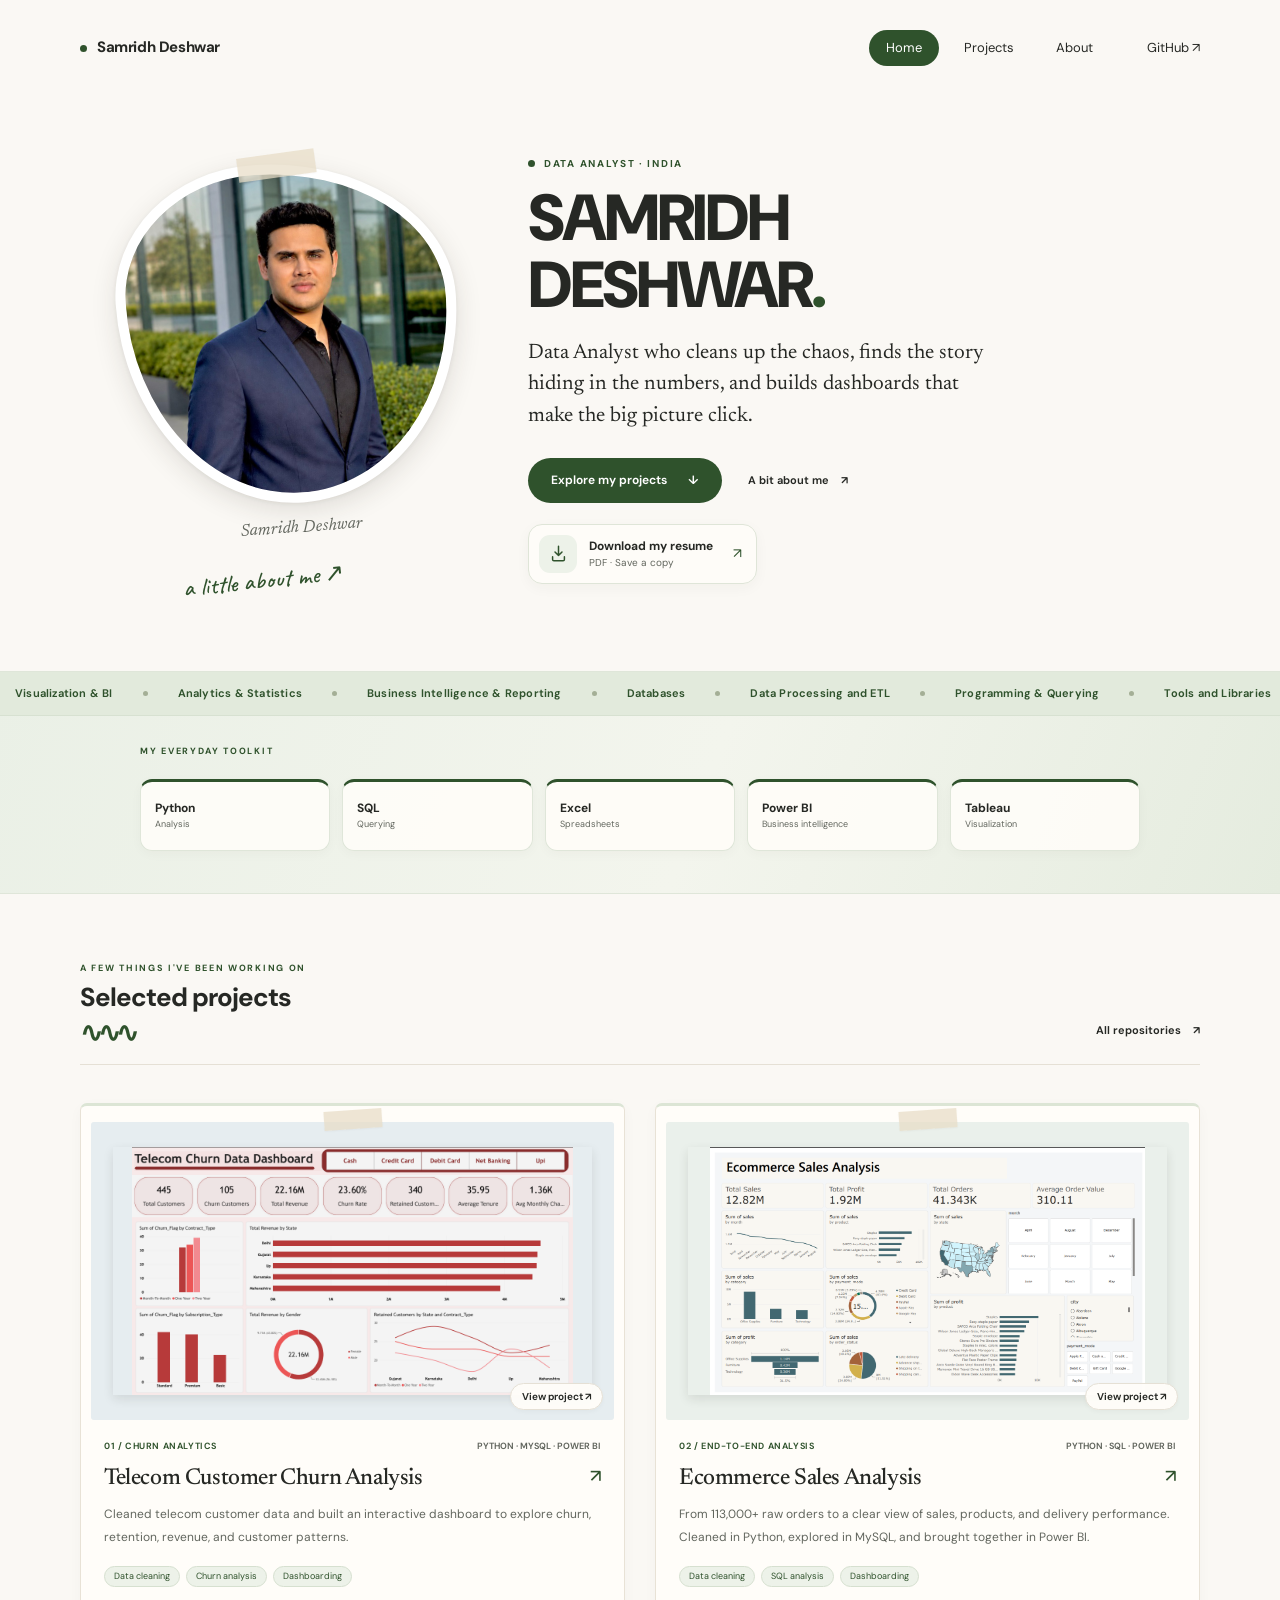
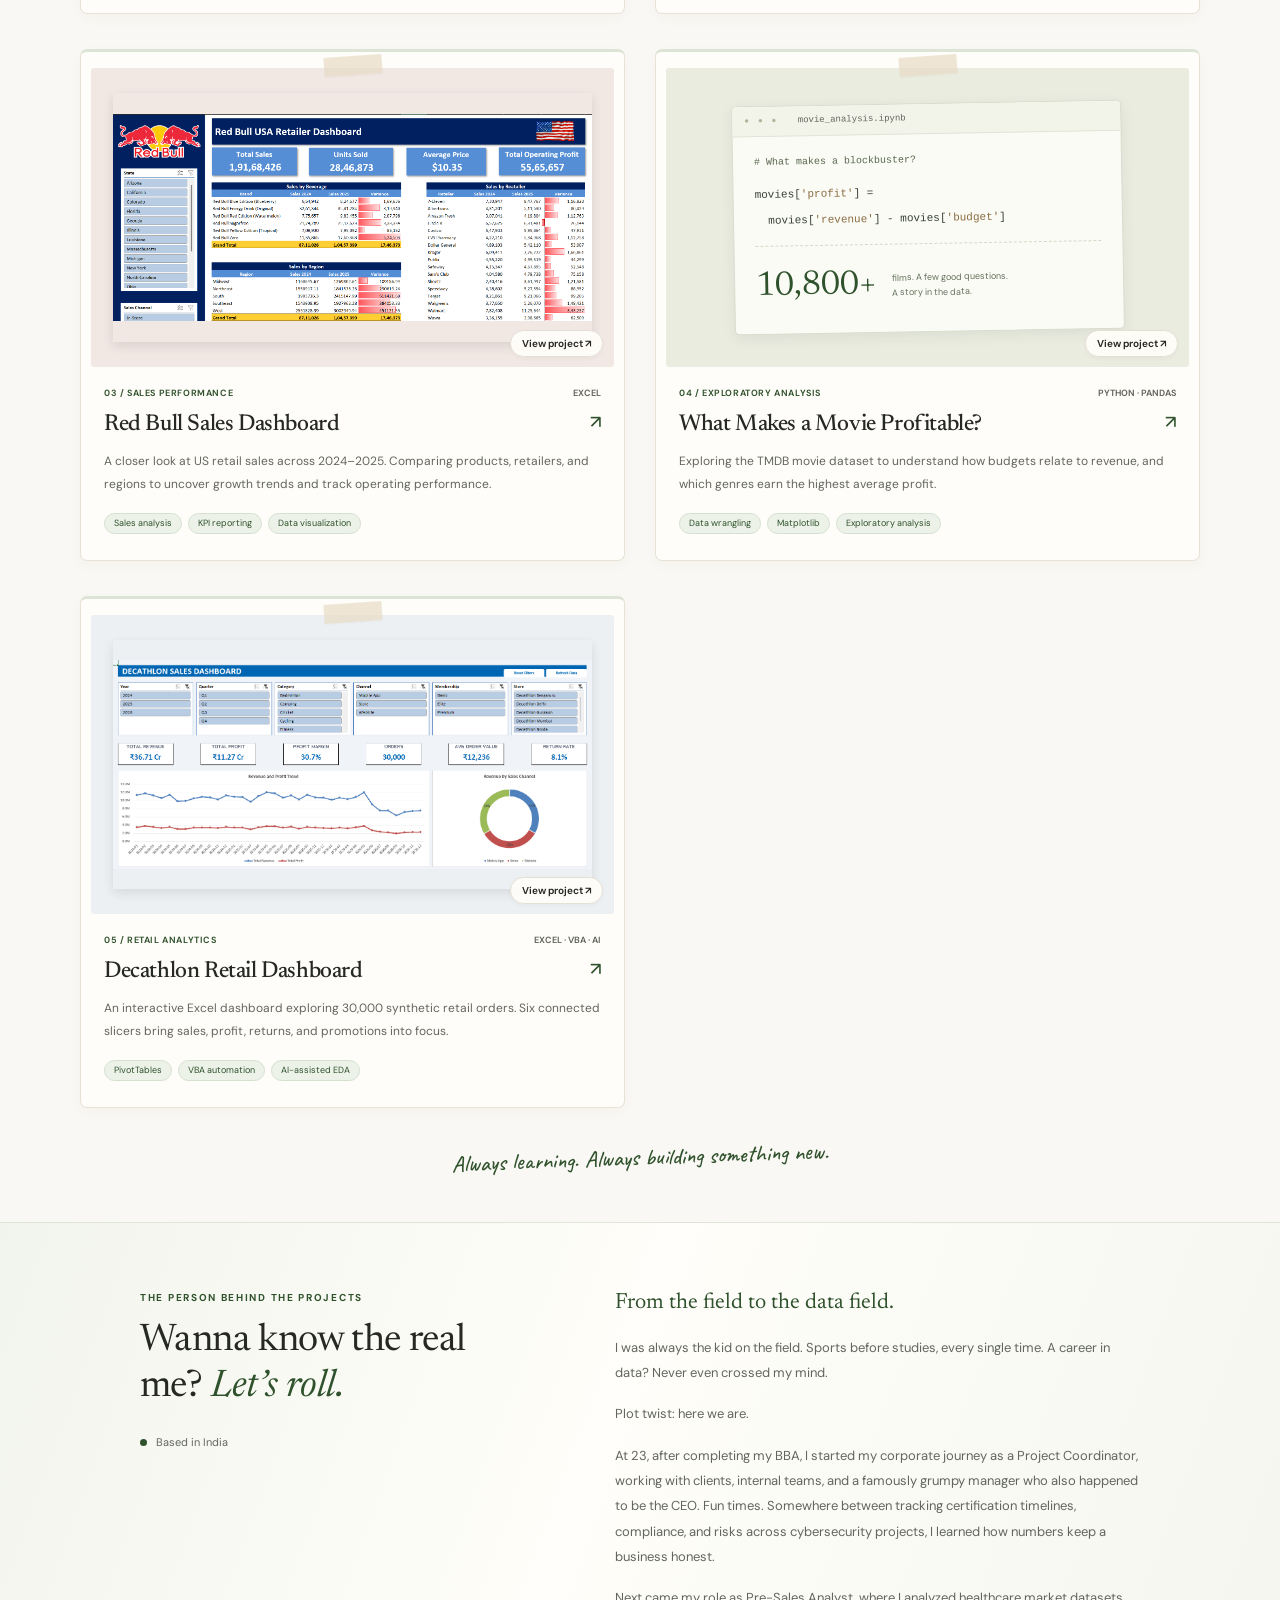
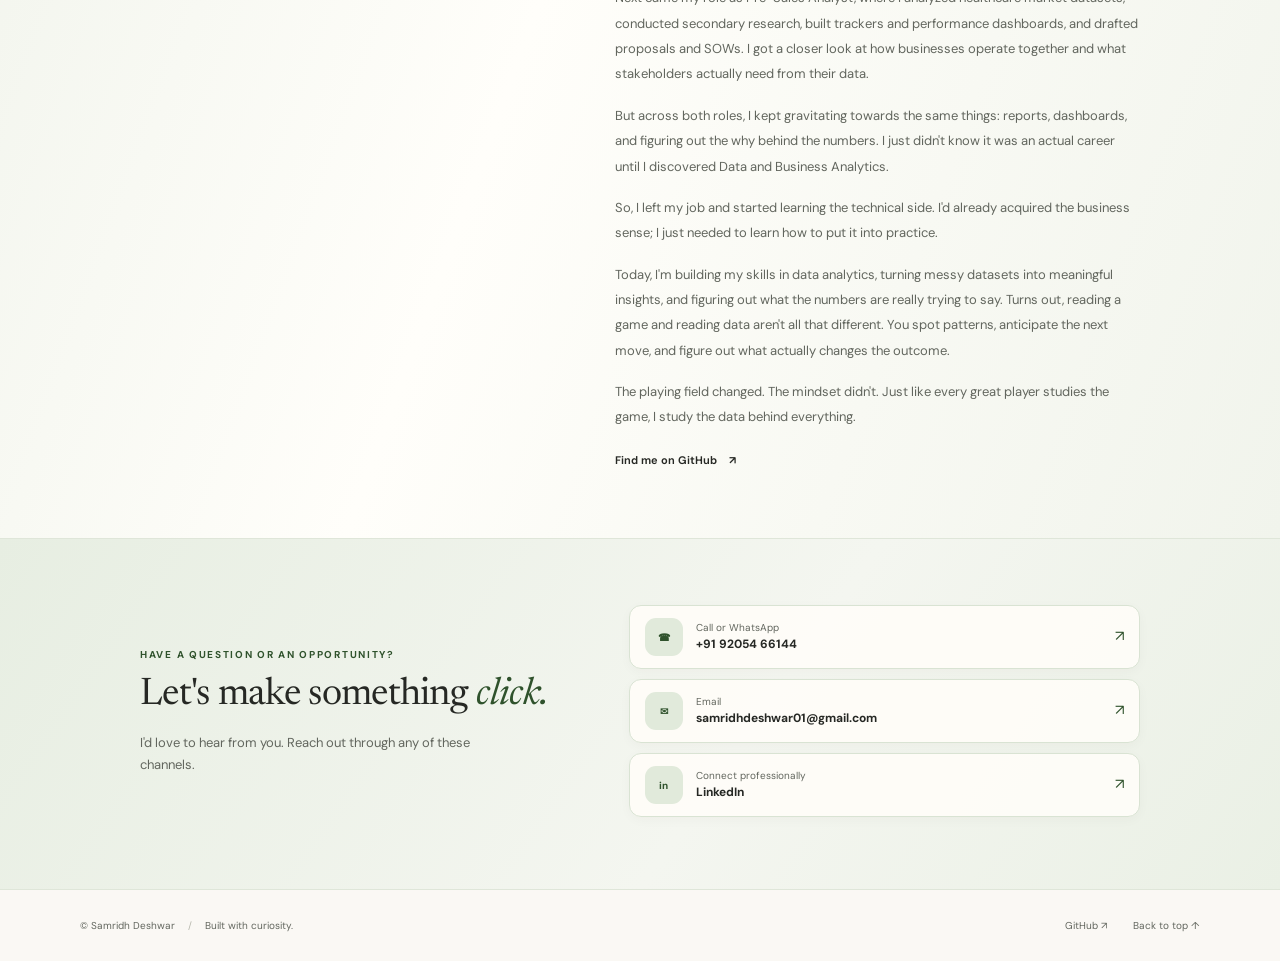
<file: index.html>
<!doctype html>
<html lang="en">

<head>
  <meta charset="utf-8">
  <meta name="viewport" content="width=device-width, initial-scale=1">
  <meta name="theme-color" content="#2f522c">
  <meta name="description"
    content="Samridh Deshwar's data analytics portfolio. Explore projects in Python, SQL, Excel, and Power BI, from raw data to business insights.">
  <title>Samridh Deshwar — Data Analyst</title>
  <link rel="icon" href="assets/favicon.svg" type="image/svg+xml">
  <link rel="stylesheet" href="styles.css">
</head>

<body id="home">
  <a class="skip-link" href="#main">Skip to content</a>
  <header class="site-header wrap">
    <a class="brand" href="#home"><span class="dot" aria-hidden="true"></span>Samridh Deshwar</a>
    <nav aria-label="Main navigation">
      <a href="#home">Home</a><a href="#projects">Projects</a><a href="#about">About</a>
      <a class="nav-github" href="https://github.com/samridhdeshwar01-hue">GitHub ↗</a>
    </nav>
  </header>
  <main id="main">
    <section class="hero wrap" aria-labelledby="intro-heading">
      <div class="portrait-block">
        <figure class="polaroid">
          <span class="tape" aria-hidden="true"></span>
          <img src="assets/profile.jpeg" alt="Samridh Deshwar wearing a navy blazer outdoors" width="420" height="420">
          <figcaption>Samridh Deshwar</figcaption>
        </figure>
        <span class="handwritten portrait-note" aria-hidden="true">a little about me ↗</span>
      </div>
      <div class="hero-copy">
        <p class="eyebrow"><span class="dot" aria-hidden="true"></span>Data analyst · India</p>
        <h1 id="intro-heading">SAMRIDH<br>DESHWAR<span class="green">.</span></h1>
        <p class="hero-description hero-tagline">Data Analyst who cleans up the chaos, finds the story hiding in the numbers, and builds dashboards that make the big picture click.</p>
        <div class="hero-actions">
          <a class="button" href="#projects">Explore my projects <span aria-hidden="true">↓</span></a>
          <a class="text-link" href="#about">A bit about me <span aria-hidden="true">↗</span></a>
        </div>
        <a class="resume-download" href="assets/resume.pdf" download="Samridh-Deshwar-Resume.pdf">
          <span class="resume-icon" aria-hidden="true">
            <svg viewBox="0 0 24 24" fill="none">
              <path d="M12 3.75v10.5m0 0 4-4m-4 4-4-4M5.25 15.75v3A1.5 1.5 0 0 0 6.75 20.25h10.5a1.5 1.5 0 0 0 1.5-1.5v-3" stroke="currentColor" stroke-width="1.7" stroke-linecap="round" stroke-linejoin="round"/>
            </svg>
          </span>
          <span class="resume-copy">
            <strong>Download my resume</strong>
            <small>PDF · Save a copy</small>
          </span>
          <span class="resume-arrow" aria-hidden="true">↗</span>
        </a>
      </div>
    </section>
    <section class="tool-strip" aria-label="My everyday toolkit">
      <div class="wrap tool-panel">
        <div class="skills-marquee" aria-label="Skills and focus areas">
          <div class="skills-track">
            <ul class="skills-group">
              <li>Visualization &amp; BI</li>
              <li>Analytics &amp; Statistics</li>
              <li>Business Intelligence &amp; Reporting</li>
              <li>Databases</li>
              <li>Data Processing and ETL</li>
              <li>Programming &amp; Querying</li>
              <li>Tools and Libraries</li>
              <li>Generative AI</li>
            </ul>
            <ul class="skills-group" aria-hidden="true">
              <li>Visualization &amp; BI</li>
              <li>Analytics &amp; Statistics</li>
              <li>Business Intelligence &amp; Reporting</li>
              <li>Databases</li>
              <li>Data Processing and ETL</li>
              <li>Programming &amp; Querying</li>
              <li>Tools and Libraries</li>
              <li>Generative AI</li>
            </ul>
          </div>
        </div>
        <div class="tool-heading">
          <p class="eyebrow">My everyday toolkit</p>
        </div>
        <ul class="tool-list" aria-label="Tools I work with">
          <li class="tool-card"><span class="tool-name">Python</span><span class="tool-use">Analysis</span></li>
          <li class="tool-card"><span class="tool-name">SQL</span><span class="tool-use">Querying</span></li>
          <li class="tool-card"><span class="tool-name">Excel</span><span class="tool-use">Spreadsheets</span></li>
          <li class="tool-card"><span class="tool-name">Power BI</span><span class="tool-use">Business intelligence</span></li>
          <li class="tool-card"><span class="tool-name">Tableau</span><span class="tool-use">Visualization</span></li>
        </ul>
      </div>
    </section>
    <section class="projects wrap" id="projects" aria-labelledby="projects-heading">
      <div class="section-heading">
        <div>
          <p class="eyebrow">A few things I've been working on</p>
          <h2 id="projects-heading">Selected projects<span class="squiggle" aria-hidden="true">∿∿∿</span></h2>
        </div>
        <a class="text-link" href="https://github.com/samridhdeshwar01-hue?tab=repositories">All repositories <span
            aria-hidden="true">↗</span></a>
      </div>
      <div class="project-grid">
        <article class="project-card">
          <a class="project-card-link" href="projects/telecom-customer-churn-analysis/"
            aria-label="Read about Telecom Customer Churn Analysis">
            <div class="project-preview preview-telecom">
              <span class="tape" aria-hidden="true"></span>
              <img src="assets/telecom-churn.png"
                alt="Power BI telecom dashboard showing customer churn, retention, revenue, and contract patterns"
                loading="lazy">
              <span class="preview-link" aria-hidden="true">View project ↗</span>
            </div>
            <div class="project-info">
              <div class="project-meta"><span>01 / Churn analytics</span><span>Python · MySQL · Power BI</span></div>
              <h3 class="project-title">Telecom Customer Churn Analysis <span aria-hidden="true">↗</span></h3>
              <p>Cleaned telecom customer data and built an interactive dashboard to explore churn, retention, revenue,
                and customer patterns.</p>
              <div class="tags" aria-label="Project skills"><span>Data cleaning</span><span>Churn analysis</span><span>Dashboarding</span></div>
            </div>
          </a>
        </article>
        <article class="project-card">
          <a class="project-card-link" href="projects/ecommerce-sales-analysis/"
            aria-label="Read about Ecommerce Sales Analysis">
            <div class="project-preview preview-ecommerce">
              <span class="tape" aria-hidden="true"></span>
              <img src="assets/ecommerce.png"
                alt="Power BI ecommerce dashboard showing sales, profit, orders, and category performance" width="1322"
                height="757" loading="lazy">
              <span class="preview-link" aria-hidden="true">View project ↗</span>
            </div>
            <div class="project-info">
              <div class="project-meta"><span>02 / End-to-end analysis</span><span>Python · SQL · Power BI</span></div>
              <h3 class="project-title">Ecommerce Sales Analysis <span aria-hidden="true">↗</span></h3>
              <p>From 113,000+ raw orders to a clear view of sales, products, and delivery performance. Cleaned in
                Python, explored in MySQL, and brought together in Power BI.</p>
              <div class="tags" aria-label="Project skills"><span>Data cleaning</span><span>SQL
                  analysis</span><span>Dashboarding</span></div>
            </div>
          </a>
        </article>
        <article class="project-card">
          <a class="project-card-link" href="projects/red-bull-sales-dashboard/"
            aria-label="Read about Red Bull Sales Dashboard">
            <div class="project-preview preview-redbull">
              <span class="tape" aria-hidden="true"></span>
              <img src="assets/redbull.png"
                alt="Excel dashboard comparing Red Bull sales across retailers, regions, and products" loading="lazy">
              <span class="preview-link" aria-hidden="true">View project ↗</span>
            </div>
            <div class="project-info">
              <div class="project-meta"><span>03 / Sales performance</span><span>Excel</span></div>
              <h3 class="project-title">Red Bull Sales Dashboard <span aria-hidden="true">↗</span></h3>
              <p>A closer look at US retail sales across 2024–2025. Comparing products, retailers, and regions to
                uncover growth trends and track operating performance.</p>
              <div class="tags" aria-label="Project skills"><span>Sales analysis</span><span>KPI
                  reporting</span><span>Data visualization</span></div>
            </div>
          </a>
        </article>
        <article class="project-card">
          <a class="project-card-link" href="projects/tmdb-movie-analysis/"
            aria-label="Read about What Makes a Movie Profitable?">
            <div class="project-preview preview-movies">
              <span class="tape" aria-hidden="true"></span>
              <div class="notebook">
                <div class="notebook-top"><span class="notebook-dots" aria-hidden="true">● ● ●</span>
                  movie_analysis.ipynb</div>
                <div class="notebook-body"><span class="code-comment"># What makes a
                    blockbuster?</span><code>movies[<span>'profit'</span>] =<br> &nbsp; movies[<span>'revenue'</span>] - movies[<span>'budget'</span>]</code>
                  <div class="notebook-result"><span class="result-number">10,800+</span><span>films. A few good
                      questions.<br>A story in the data.</span></div>
                </div>
              </div>
              <span class="preview-link" aria-hidden="true">View project ↗</span>
            </div>
            <div class="project-info">
              <div class="project-meta"><span>04 / Exploratory analysis</span><span>Python · Pandas</span></div>
              <h3 class="project-title">What Makes a Movie Profitable? <span aria-hidden="true">↗</span></h3>
              <p>Exploring the TMDB movie dataset to understand how budgets relate to revenue, and which genres earn the
                highest average profit.</p>
              <div class="tags" aria-label="Project skills"><span>Data
                  wrangling</span><span>Matplotlib</span><span>Exploratory analysis</span></div>
            </div>
          </a>
        </article>
        <article class="project-card">
          <a class="project-card-link" href="projects/decathlon-retail-dashboard/"
            aria-label="Read about Decathlon Retail Dashboard">
            <div class="project-preview preview-decathlon">
              <span class="tape" aria-hidden="true"></span>
              <img src="assets/decathlon.png" alt="Excel dashboard for the Decathlon retail analysis project"
                loading="lazy">
              <span class="preview-link" aria-hidden="true">View project ↗</span>
            </div>
            <div class="project-info">
              <div class="project-meta"><span>05 / Retail analytics</span><span>Excel · VBA · AI</span></div>
              <h3 class="project-title">Decathlon Retail Dashboard <span aria-hidden="true">↗</span></h3>
              <p>An interactive Excel dashboard exploring 30,000 synthetic retail orders. Six connected slicers bring
                sales, profit, returns, and promotions into focus.</p>
              <div class="tags" aria-label="Project skills"><span>PivotTables</span><span>VBA
                  automation</span><span>AI-assisted EDA</span></div>
            </div>
          </a>
        </article>
      </div>
      <p class="projects-note handwritten">Always learning. Always building something new.</p>
    </section>
    <section class="about-section" id="about" aria-labelledby="about-heading">
      <div class="wrap about-grid">
        <div>
          <p class="eyebrow">The person behind the projects</p>
          <h2 id="about-heading">Wanna know the real me? <em>Let’s roll.</em></h2>
          <p class="location"><span class="dot" aria-hidden="true"></span>Based in India</p>
        </div>
        <div class="about-copy">
          <p class="about-lead">From the field to the data field.</p>
          <p>I was always the kid on the field. Sports before studies, every single time. A career in data? Never even crossed my mind.</p>
          <p>Plot twist: here we are.</p>
          <p>At 23, after completing my BBA, I started my corporate journey as a Project Coordinator, working with clients, internal teams, and a famously grumpy manager who also happened to be the CEO. Fun times. Somewhere between tracking certification timelines, compliance, and risks across cybersecurity projects, I learned how numbers keep a business honest.</p>
          <p>Next came my role as Pre-Sales Analyst, where I analyzed healthcare market datasets, conducted secondary research, built trackers and performance dashboards, and drafted proposals and SOWs. I got a closer look at how businesses operate together and what stakeholders actually need from their data.</p>
          <p>But across both roles, I kept gravitating towards the same things: reports, dashboards, and figuring out the why behind the numbers. I just didn't know it was an actual career until I discovered Data and Business Analytics.</p>
          <p>So, I left my job and started learning the technical side. I'd already acquired the business sense; I just needed to learn how to put it into practice.</p>
          <p>Today, I'm building my skills in data analytics, turning messy datasets into meaningful insights, and figuring out what the numbers are really trying to say. Turns out, reading a game and reading data aren't all that different. You spot patterns, anticipate the next move, and figure out what actually changes the outcome.</p>
          <p>The playing field changed. The mindset didn't. Just like every great player studies the game, I study the data behind everything.</p>
          <a class="text-link"
            href="https://github.com/samridhdeshwar01-hue">Find me on GitHub <span aria-hidden="true">↗</span></a>
        </div>
      </div>
    </section>
    <section class="contact-section" id="contact" aria-labelledby="contact-heading">
      <div class="wrap contact-content">
        <div class="contact-intro">
          <p class="eyebrow">Have a question or an opportunity?</p>
          <h2 id="contact-heading">Let's make something <em>click.</em></h2>
          <p>I'd love to hear from you. Reach out through any of these channels.</p>
        </div>
        <div class="contact-links">
          <a class="contact-card" href="tel:+919205466144">
            <span class="contact-icon" aria-hidden="true">☎</span>
            <span class="contact-detail"><small>Call or WhatsApp</small><strong>+91 92054 66144</strong></span>
            <span class="contact-arrow" aria-hidden="true">↗</span>
          </a>
          <a class="contact-card" href="mailto:samridhdeshwar01@gmail.com">
            <span class="contact-icon" aria-hidden="true">✉</span>
            <span class="contact-detail"><small>Email</small><strong>samridhdeshwar01@gmail.com</strong></span>
            <span class="contact-arrow" aria-hidden="true">↗</span>
          </a>
          <a class="contact-card" href="https://www.linkedin.com/in/samridh-deshwar-191545211" target="_blank" rel="noopener noreferrer">
            <span class="contact-icon" aria-hidden="true">in</span>
            <span class="contact-detail"><small>Connect professionally</small><strong>LinkedIn</strong></span>
            <span class="contact-arrow" aria-hidden="true">↗</span>
          </a>
        </div>
      </div>
    </section>
  </main>
  <footer class="site-footer wrap">
    <p>© Samridh Deshwar <span class="footer-divider">/</span> Built with curiosity.</p>
    <div><a href="https://github.com/samridhdeshwar01-hue">GitHub ↗</a><a href="#home">Back to top ↑</a></div>
  </footer>
</body>

</html>
</file>
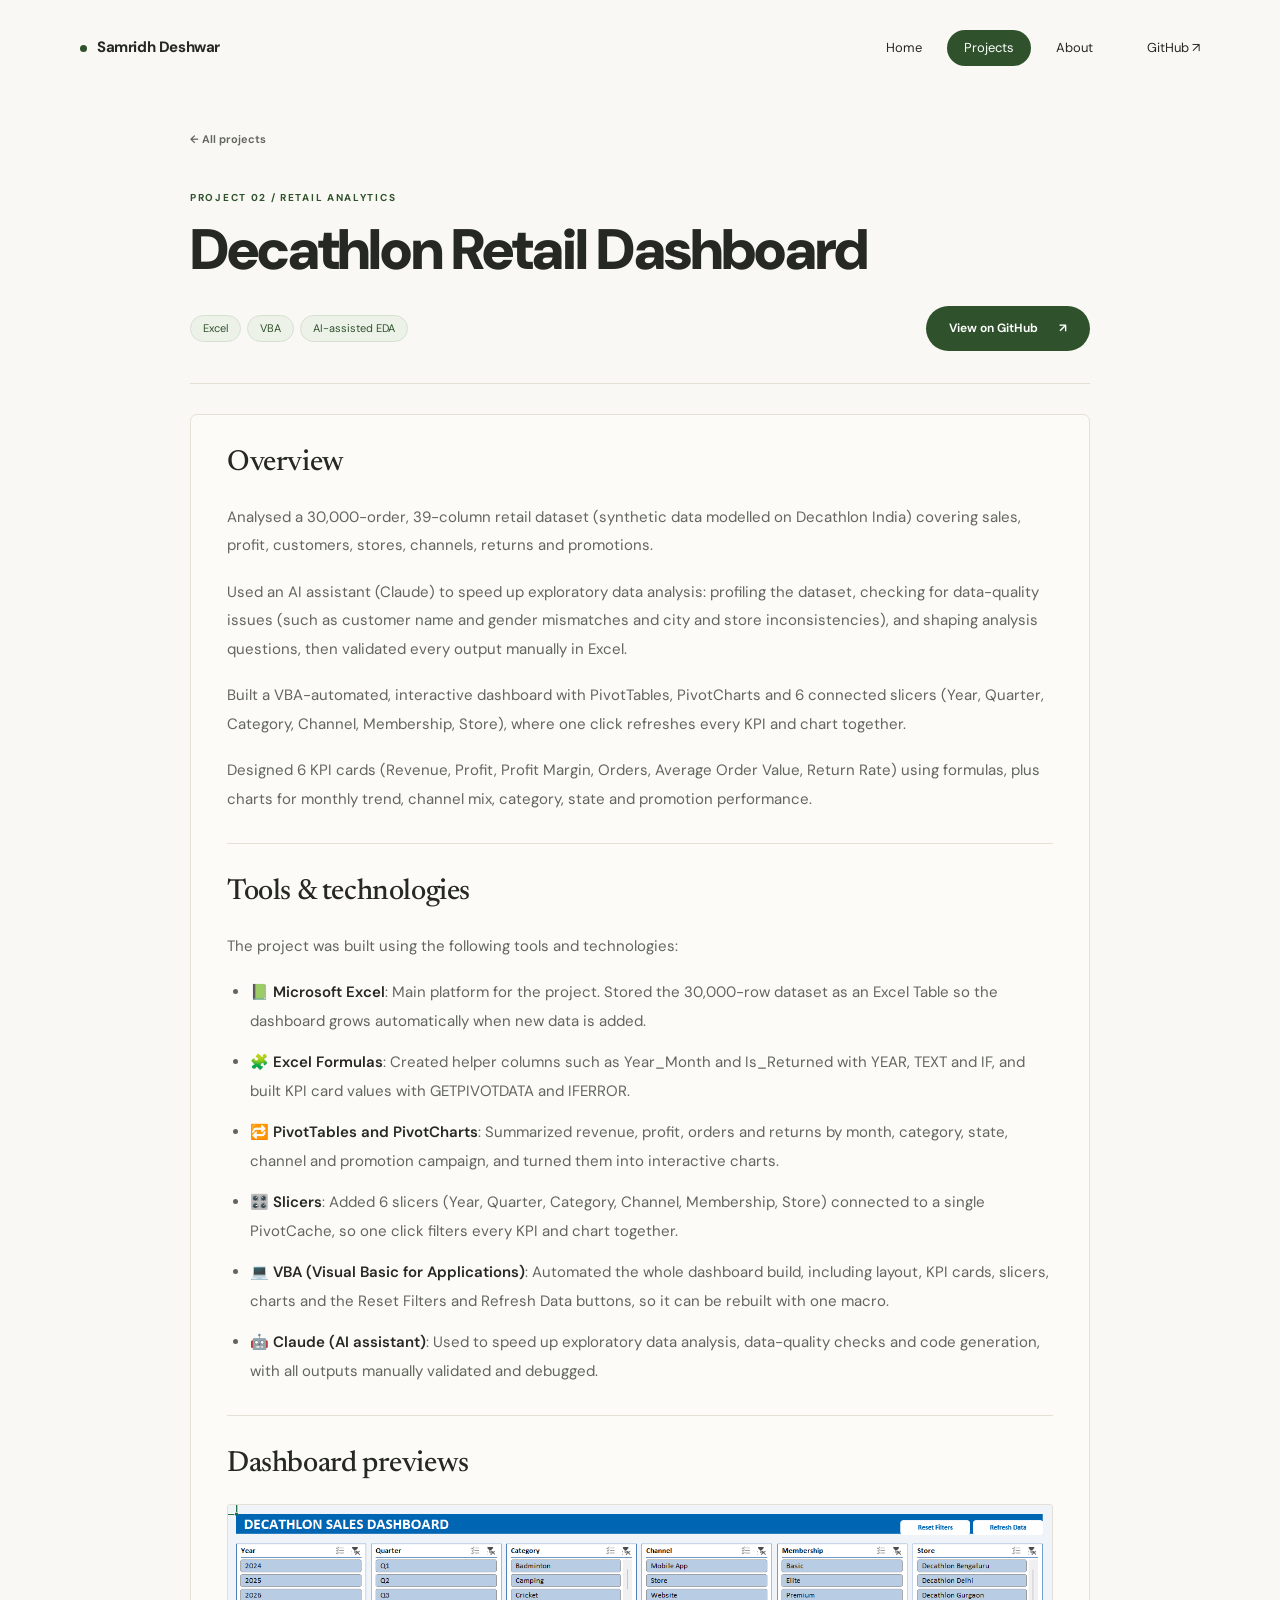
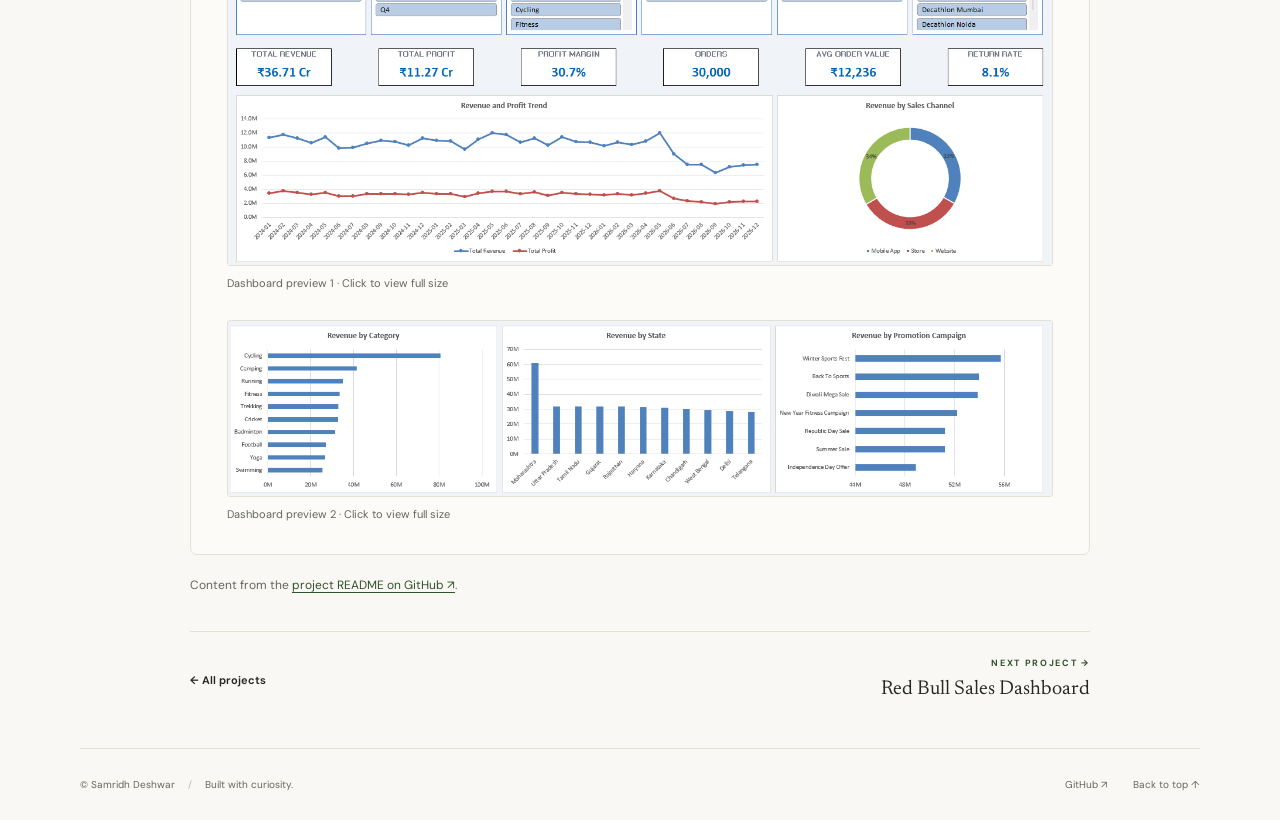
<file: projects/decathlon-retail-dashboard/index.html>
<!doctype html>
<html lang="en">
<head>
  <meta charset="utf-8">
  <meta name="viewport" content="width=device-width, initial-scale=1">
  <meta name="theme-color" content="#2f522c">
  <meta name="description" content="Decathlon Retail Dashboard — retail analytics project by Samridh Deshwar. Explore the overview, tools, and analysis from the project README.">
  <title>Decathlon Retail Dashboard — Samridh Deshwar</title>
  <link rel="icon" href="../../assets/favicon.svg" type="image/svg+xml">
  <link rel="stylesheet" href="../../styles.css">
</head>
<body class="project-detail" id="top">
  <a class="skip-link" href="#main">Skip to content</a>
  <header class="site-header wrap">
    <a class="brand" href="../../"><span class="dot" aria-hidden="true"></span>Samridh Deshwar</a>
    <nav aria-label="Main navigation"><a href="../../">Home</a><a href="../../#projects" aria-current="location">Projects</a><a href="../../#about">About</a><a class="nav-github" href="https://github.com/samridhdeshwar01-hue">GitHub ↗</a></nav>
  </header>
  <main class="detail-wrap wrap" id="main">
    <a class="text-link back-link" href="../../#projects">← All projects</a>
    <article>
      <header class="detail-header">
        <p class="eyebrow">Project 02 / Retail analytics</p>
        <h1>Decathlon Retail Dashboard</h1>
        <div class="detail-actions"><div class="tags" aria-label="Project tools"><span>Excel</span><span>VBA</span><span>AI-assisted EDA</span></div><a class="button" href="https://github.com/samridhdeshwar01-hue/Decathlon-Project-Excel-with-AI-">View on GitHub <span aria-hidden="true">↗</span></a></div>
      </header>
      <div class="detail-content">
        <section class="detail-section" aria-labelledby="overview"><h2 id="overview">Overview</h2><p>Analysed a 30,000-order, 39-column retail dataset (synthetic data modelled on Decathlon India) covering sales, profit, customers, stores, channels, returns and promotions.</p><p>Used an AI assistant (Claude) to speed up exploratory data analysis: profiling the dataset, checking for data-quality issues (such as customer name and gender mismatches and city and store inconsistencies), and shaping analysis questions, then validated every output manually in Excel.</p><p>Built a VBA-automated, interactive dashboard with PivotTables, PivotCharts and 6 connected slicers (Year, Quarter, Category, Channel, Membership, Store), where one click refreshes every KPI and chart together.</p><p>Designed 6 KPI cards (Revenue, Profit, Profit Margin, Orders, Average Order Value, Return Rate) using formulas, plus charts for monthly trend, channel mix, category, state and promotion performance.</p></section>
<section class="detail-section" aria-labelledby="tech-stack"><h2 id="tech-stack">Tools & technologies</h2><p>The project was built using the following tools and technologies:</p>
<ul class="tool-details"><li><strong>📗 Microsoft Excel</strong>: Main platform for the project. Stored the 30,000-row dataset as an Excel Table so the dashboard grows automatically when new data is added.</li><li><strong>🧩 Excel Formulas</strong>: Created helper columns such as Year_Month and Is_Returned with YEAR, TEXT and IF, and built KPI card values with GETPIVOTDATA and IFERROR.</li><li><strong>🔁 PivotTables and PivotCharts</strong>: Summarized revenue, profit, orders and returns by month, category, state, channel and promotion campaign, and turned them into interactive charts.</li><li><strong>🎛️ Slicers</strong>: Added 6 slicers (Year, Quarter, Category, Channel, Membership, Store) connected to a single PivotCache, so one click filters every KPI and chart together.</li><li><strong>💻 VBA (Visual Basic for Applications)</strong>: Automated the whole dashboard build, including layout, KPI cards, slicers, charts and the Reset Filters and Refresh Data buttons, so it can be rebuilt with one macro.</li><li><strong>🤖 Claude (AI assistant)</strong>: Used to speed up exploratory data analysis, data-quality checks and code generation, with all outputs manually validated and debugged.</li></ul></section>
        <section class="detail-section dashboard-gallery" aria-labelledby="dashboard-preview"><h2 id="dashboard-preview">Dashboard previews</h2><figure><a href="../../assets/decathlon.png" aria-label="Open full-size dashboard 1"><img src="../../assets/decathlon.png" alt="Decathlon retail dashboard with sales and profit KPIs and connected slicers" loading="lazy"></a><figcaption>Dashboard preview 1 · Click to view full size</figcaption></figure><figure><a href="../../assets/decathlon-2.png" aria-label="Open full-size dashboard 2"><img src="../../assets/decathlon-2.png" alt="Additional view of the Decathlon retail dashboard" loading="lazy"></a><figcaption>Dashboard preview 2 · Click to view full size</figcaption></figure></section>
      </div>
      <p class="readme-source">Content from the <a href="https://github.com/samridhdeshwar01-hue/Decathlon-Project-Excel-with-AI-/blob/main/README.md">project README on GitHub ↗</a>.</p>
    </article>
    <nav class="project-pagination" aria-label="Project navigation"><a class="text-link" href="../../#projects">← All projects</a><a href="../red-bull-sales-dashboard/"><span class="eyebrow">Next project →</span><span>Red Bull Sales Dashboard</span></a></nav>
  </main>
  <footer class="site-footer wrap"><p>© Samridh Deshwar <span class="footer-divider">/</span> Built with curiosity.</p><div><a href="https://github.com/samridhdeshwar01-hue">GitHub ↗</a><a href="#top">Back to top ↑</a></div></footer>
</body>
</html>
</file>
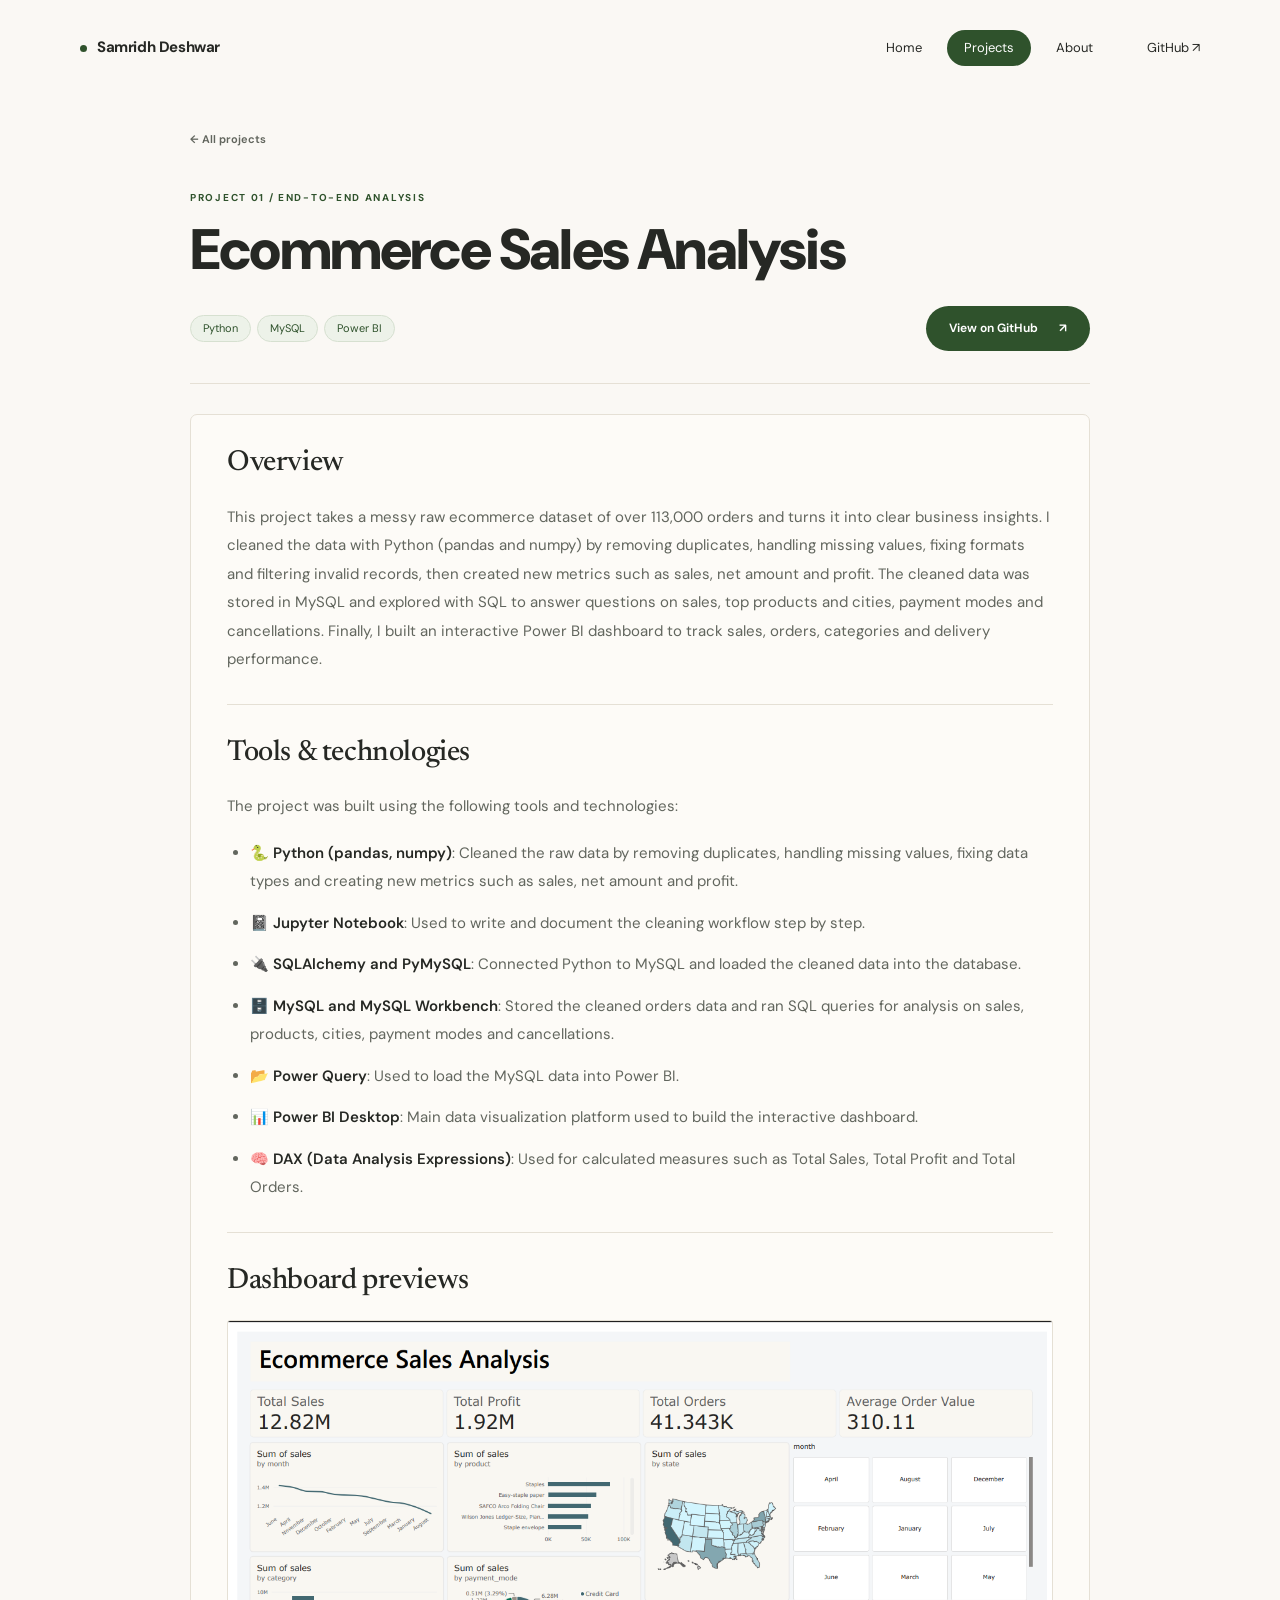
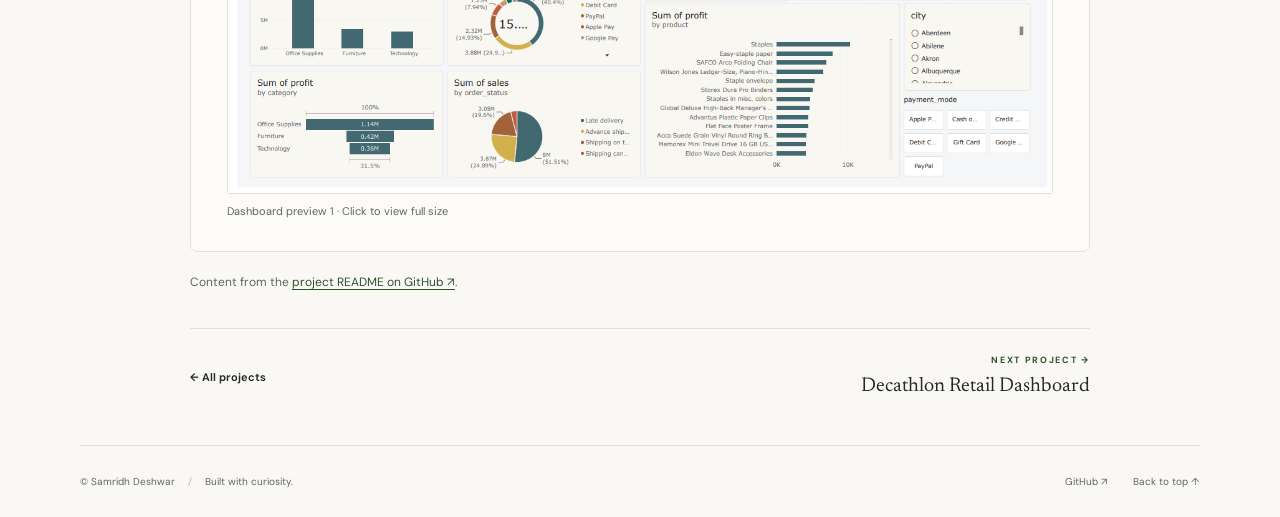
<file: projects/ecommerce-sales-analysis/index.html>
<!doctype html>
<html lang="en">
<head>
  <meta charset="utf-8">
  <meta name="viewport" content="width=device-width, initial-scale=1">
  <meta name="theme-color" content="#2f522c">
  <meta name="description" content="Ecommerce Sales Analysis — end-to-end analysis project by Samridh Deshwar. Explore the overview, tools, and analysis from the project README.">
  <title>Ecommerce Sales Analysis — Samridh Deshwar</title>
  <link rel="icon" href="../../assets/favicon.svg" type="image/svg+xml">
  <link rel="stylesheet" href="../../styles.css">
</head>
<body class="project-detail" id="top">
  <a class="skip-link" href="#main">Skip to content</a>
  <header class="site-header wrap">
    <a class="brand" href="../../"><span class="dot" aria-hidden="true"></span>Samridh Deshwar</a>
    <nav aria-label="Main navigation"><a href="../../">Home</a><a href="../../#projects" aria-current="location">Projects</a><a href="../../#about">About</a><a class="nav-github" href="https://github.com/samridhdeshwar01-hue">GitHub ↗</a></nav>
  </header>
  <main class="detail-wrap wrap" id="main">
    <a class="text-link back-link" href="../../#projects">← All projects</a>
    <article>
      <header class="detail-header">
        <p class="eyebrow">Project 01 / End-to-end analysis</p>
        <h1>Ecommerce Sales Analysis</h1>
        <div class="detail-actions"><div class="tags" aria-label="Project tools"><span>Python</span><span>MySQL</span><span>Power BI</span></div><a class="button" href="https://github.com/samridhdeshwar01-hue/Ecommerce-Sales-Analysis-Python_SQL_PowerBI">View on GitHub <span aria-hidden="true">↗</span></a></div>
      </header>
      <div class="detail-content">
        <section class="detail-section" aria-labelledby="overview"><h2 id="overview">Overview</h2><p>This project takes a messy raw ecommerce dataset of over 113,000 orders and turns it into clear business insights. I cleaned the data with Python (pandas and numpy) by removing duplicates, handling missing values, fixing formats and filtering invalid records, then created new metrics such as sales, net amount and profit. The cleaned data was stored in MySQL and explored with SQL to answer questions on sales, top products and cities, payment modes and cancellations. Finally, I built an interactive Power BI dashboard to track sales, orders, categories and delivery performance.</p>
</section>
<section class="detail-section" aria-labelledby="tech-stack"><h2 id="tech-stack">Tools & technologies</h2><p>The project was built using the following tools and technologies:</p>
<ul class="tool-details"><li><strong>🐍 Python (pandas, numpy)</strong>: Cleaned the raw data by removing duplicates, handling missing values, fixing data types and creating new metrics such as sales, net amount and profit.</li><li><strong>📓 Jupyter Notebook</strong>: Used to write and document the cleaning workflow step by step.</li><li><strong>🔌 SQLAlchemy and PyMySQL</strong>: Connected Python to MySQL and loaded the cleaned data into the database.</li><li><strong>🗄️ MySQL and MySQL Workbench</strong>: Stored the cleaned orders data and ran SQL queries for analysis on sales, products, cities, payment modes and cancellations.</li><li><strong>📂 Power Query</strong>: Used to load the MySQL data into Power BI.</li><li><strong>📊 Power BI Desktop</strong>: Main data visualization platform used to build the interactive dashboard.</li><li><strong>🧠 DAX (Data Analysis Expressions)</strong>: Used for calculated measures such as Total Sales, Total Profit and Total Orders.</li></ul></section>
        <section class="detail-section dashboard-gallery" aria-labelledby="dashboard-preview"><h2 id="dashboard-preview">Dashboard previews</h2><figure><a href="../../assets/ecommerce.png" aria-label="Open full-size dashboard 1"><img src="../../assets/ecommerce.png" alt="Power BI dashboard showing ecommerce sales, profit, orders, and category performance" loading="lazy"></a><figcaption>Dashboard preview 1 · Click to view full size</figcaption></figure></section>
      </div>
      <p class="readme-source">Content from the <a href="https://github.com/samridhdeshwar01-hue/Ecommerce-Sales-Analysis-Python_SQL_PowerBI/blob/main/README.md">project README on GitHub ↗</a>.</p>
    </article>
    <nav class="project-pagination" aria-label="Project navigation"><a class="text-link" href="../../#projects">← All projects</a><a href="../decathlon-retail-dashboard/"><span class="eyebrow">Next project →</span><span>Decathlon Retail Dashboard</span></a></nav>
  </main>
  <footer class="site-footer wrap"><p>© Samridh Deshwar <span class="footer-divider">/</span> Built with curiosity.</p><div><a href="https://github.com/samridhdeshwar01-hue">GitHub ↗</a><a href="#top">Back to top ↑</a></div></footer>
</body>
</html>
</file>
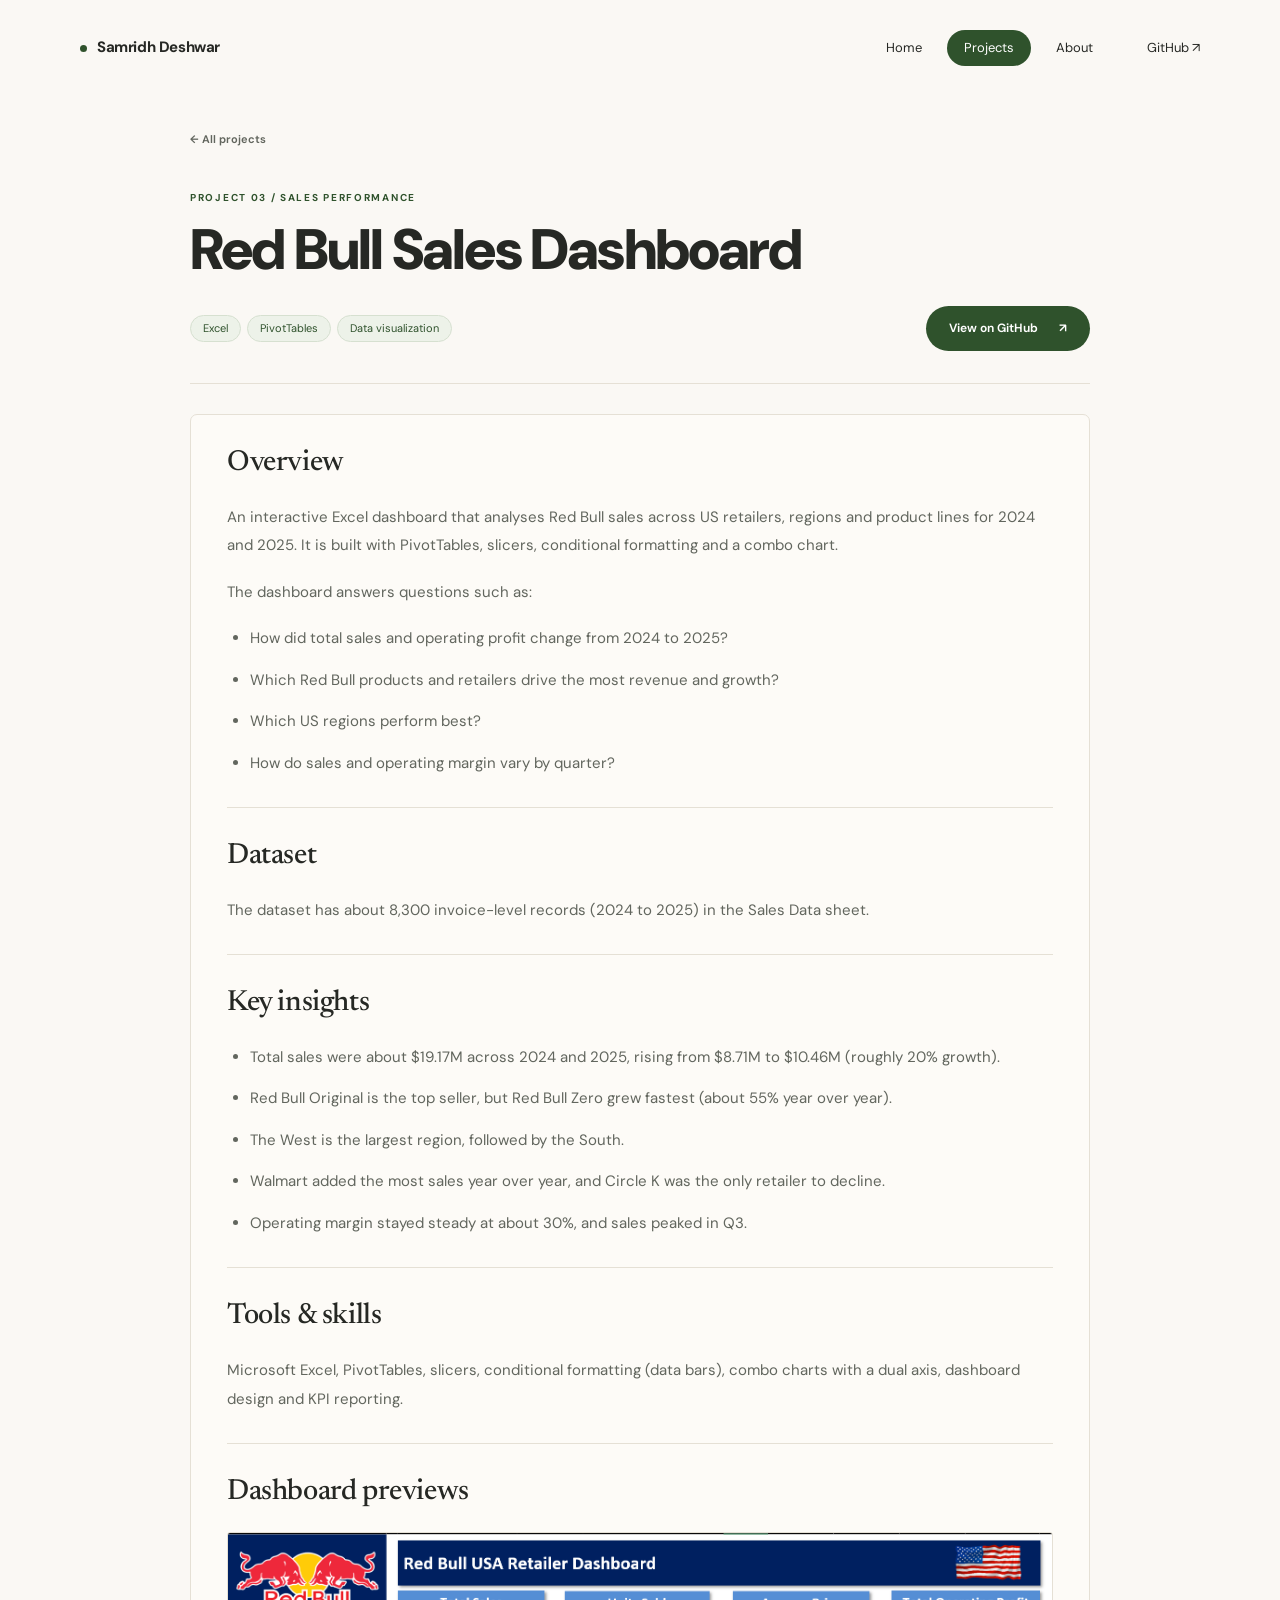
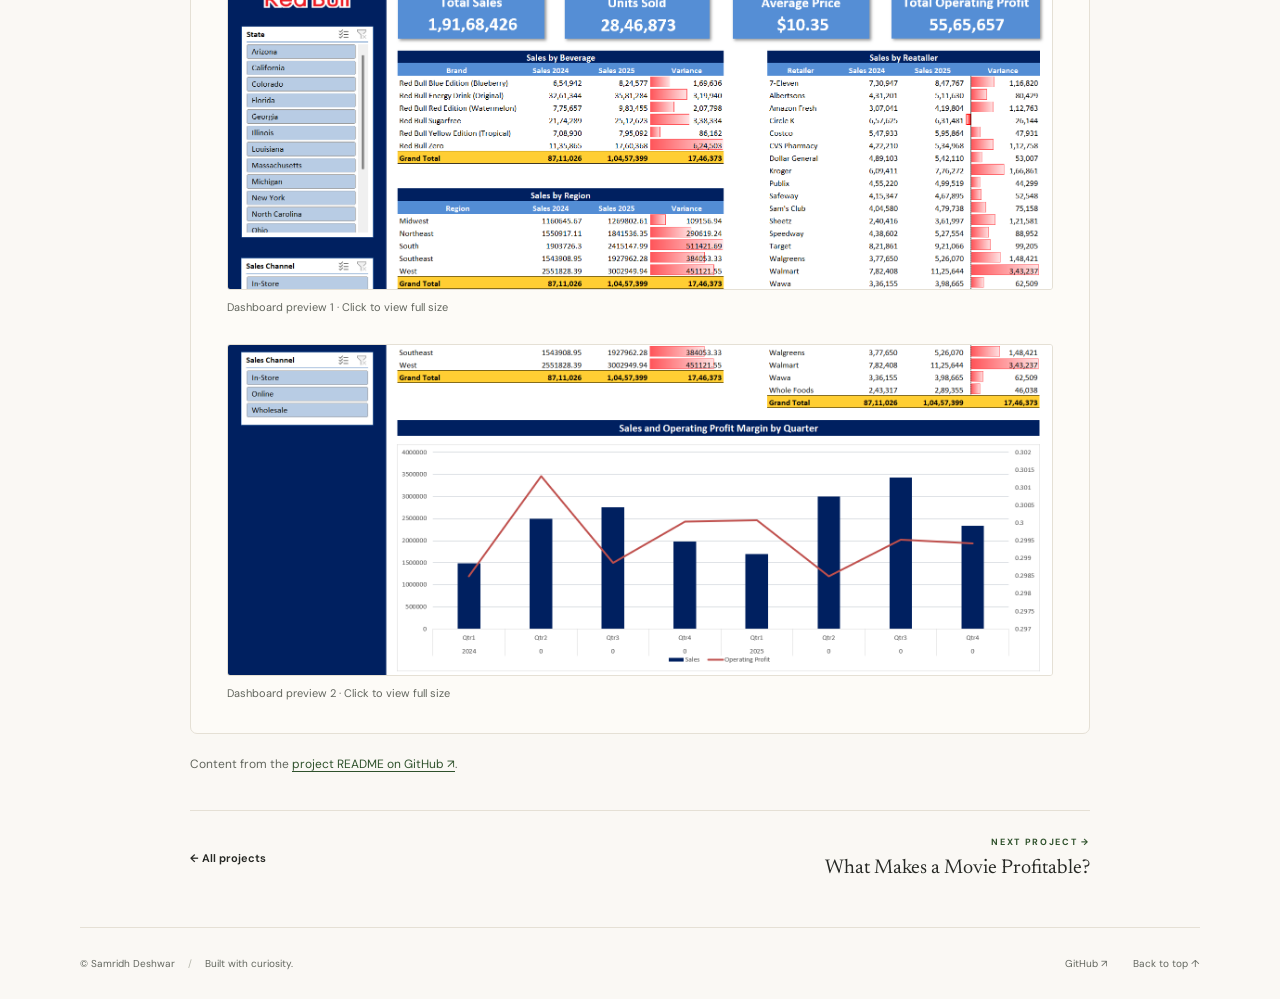
<file: projects/red-bull-sales-dashboard/index.html>
<!doctype html>
<html lang="en">
<head>
  <meta charset="utf-8">
  <meta name="viewport" content="width=device-width, initial-scale=1">
  <meta name="theme-color" content="#2f522c">
  <meta name="description" content="Red Bull Sales Dashboard — sales performance project by Samridh Deshwar. Explore the overview, tools, and analysis from the project README.">
  <title>Red Bull Sales Dashboard — Samridh Deshwar</title>
  <link rel="icon" href="../../assets/favicon.svg" type="image/svg+xml">
  <link rel="stylesheet" href="../../styles.css">
</head>
<body class="project-detail" id="top">
  <a class="skip-link" href="#main">Skip to content</a>
  <header class="site-header wrap">
    <a class="brand" href="../../"><span class="dot" aria-hidden="true"></span>Samridh Deshwar</a>
    <nav aria-label="Main navigation"><a href="../../">Home</a><a href="../../#projects" aria-current="location">Projects</a><a href="../../#about">About</a><a class="nav-github" href="https://github.com/samridhdeshwar01-hue">GitHub ↗</a></nav>
  </header>
  <main class="detail-wrap wrap" id="main">
    <a class="text-link back-link" href="../../#projects">← All projects</a>
    <article>
      <header class="detail-header">
        <p class="eyebrow">Project 03 / Sales performance</p>
        <h1>Red Bull Sales Dashboard</h1>
        <div class="detail-actions"><div class="tags" aria-label="Project tools"><span>Excel</span><span>PivotTables</span><span>Data visualization</span></div><a class="button" href="https://github.com/samridhdeshwar01-hue/Red-Bull-Sales-Project-Excel">View on GitHub <span aria-hidden="true">↗</span></a></div>
      </header>
      <div class="detail-content">
        <section class="detail-section" aria-labelledby="overview"><h2 id="overview">Overview</h2><p>An interactive Excel dashboard that analyses Red Bull sales across US retailers, regions and product lines for 2024 and 2025. It is built with PivotTables, slicers, conditional formatting and a combo chart.</p>
<p>The dashboard answers questions such as:</p><ul><li>How did total sales and operating profit change from 2024 to 2025?</li><li>Which Red Bull products and retailers drive the most revenue and growth?</li><li>Which US regions perform best?</li><li>How do sales and operating margin vary by quarter?</li></ul></section>
<section class="detail-section" aria-labelledby="dataset"><h2 id="dataset">Dataset</h2><p>The dataset has about 8,300 invoice-level records (2024 to 2025) in the Sales Data sheet.</p>
</section>
<section class="detail-section" aria-labelledby="key-insights"><h2 id="key-insights">Key insights</h2><ul><li>Total sales were about $19.17M across 2024 and 2025, rising from $8.71M to $10.46M (roughly 20% growth).</li><li>Red Bull Original is the top seller, but Red Bull Zero grew fastest (about 55% year over year).</li><li>The West is the largest region, followed by the South.</li><li>Walmart added the most sales year over year, and Circle K was the only retailer to decline.</li><li>Operating margin stayed steady at about 30%, and sales peaked in Q3.</li></ul></section>
<section class="detail-section" aria-labelledby="tech-stack"><h2 id="tech-stack">Tools & skills</h2><p>Microsoft Excel, PivotTables, slicers, conditional formatting (data bars), combo charts with a dual axis, dashboard design and KPI reporting.</p>
</section>
        <section class="detail-section dashboard-gallery" aria-labelledby="dashboard-preview"><h2 id="dashboard-preview">Dashboard previews</h2><figure><a href="../../assets/redbull.png" aria-label="Open full-size dashboard 1"><img src="../../assets/redbull.png" alt="Red Bull sales dashboard comparing retailers, regions, and products" loading="lazy"></a><figcaption>Dashboard preview 1 · Click to view full size</figcaption></figure><figure><a href="../../assets/redbull-2.png" aria-label="Open full-size dashboard 2"><img src="../../assets/redbull-2.png" alt="Additional view of the Red Bull sales dashboard" loading="lazy"></a><figcaption>Dashboard preview 2 · Click to view full size</figcaption></figure></section>
      </div>
      <p class="readme-source">Content from the <a href="https://github.com/samridhdeshwar01-hue/Red-Bull-Sales-Project-Excel/blob/main/README.md">project README on GitHub ↗</a>.</p>
    </article>
    <nav class="project-pagination" aria-label="Project navigation"><a class="text-link" href="../../#projects">← All projects</a><a href="../tmdb-movie-analysis/"><span class="eyebrow">Next project →</span><span>What Makes a Movie Profitable?</span></a></nav>
  </main>
  <footer class="site-footer wrap"><p>© Samridh Deshwar <span class="footer-divider">/</span> Built with curiosity.</p><div><a href="https://github.com/samridhdeshwar01-hue">GitHub ↗</a><a href="#top">Back to top ↑</a></div></footer>
</body>
</html>
</file>
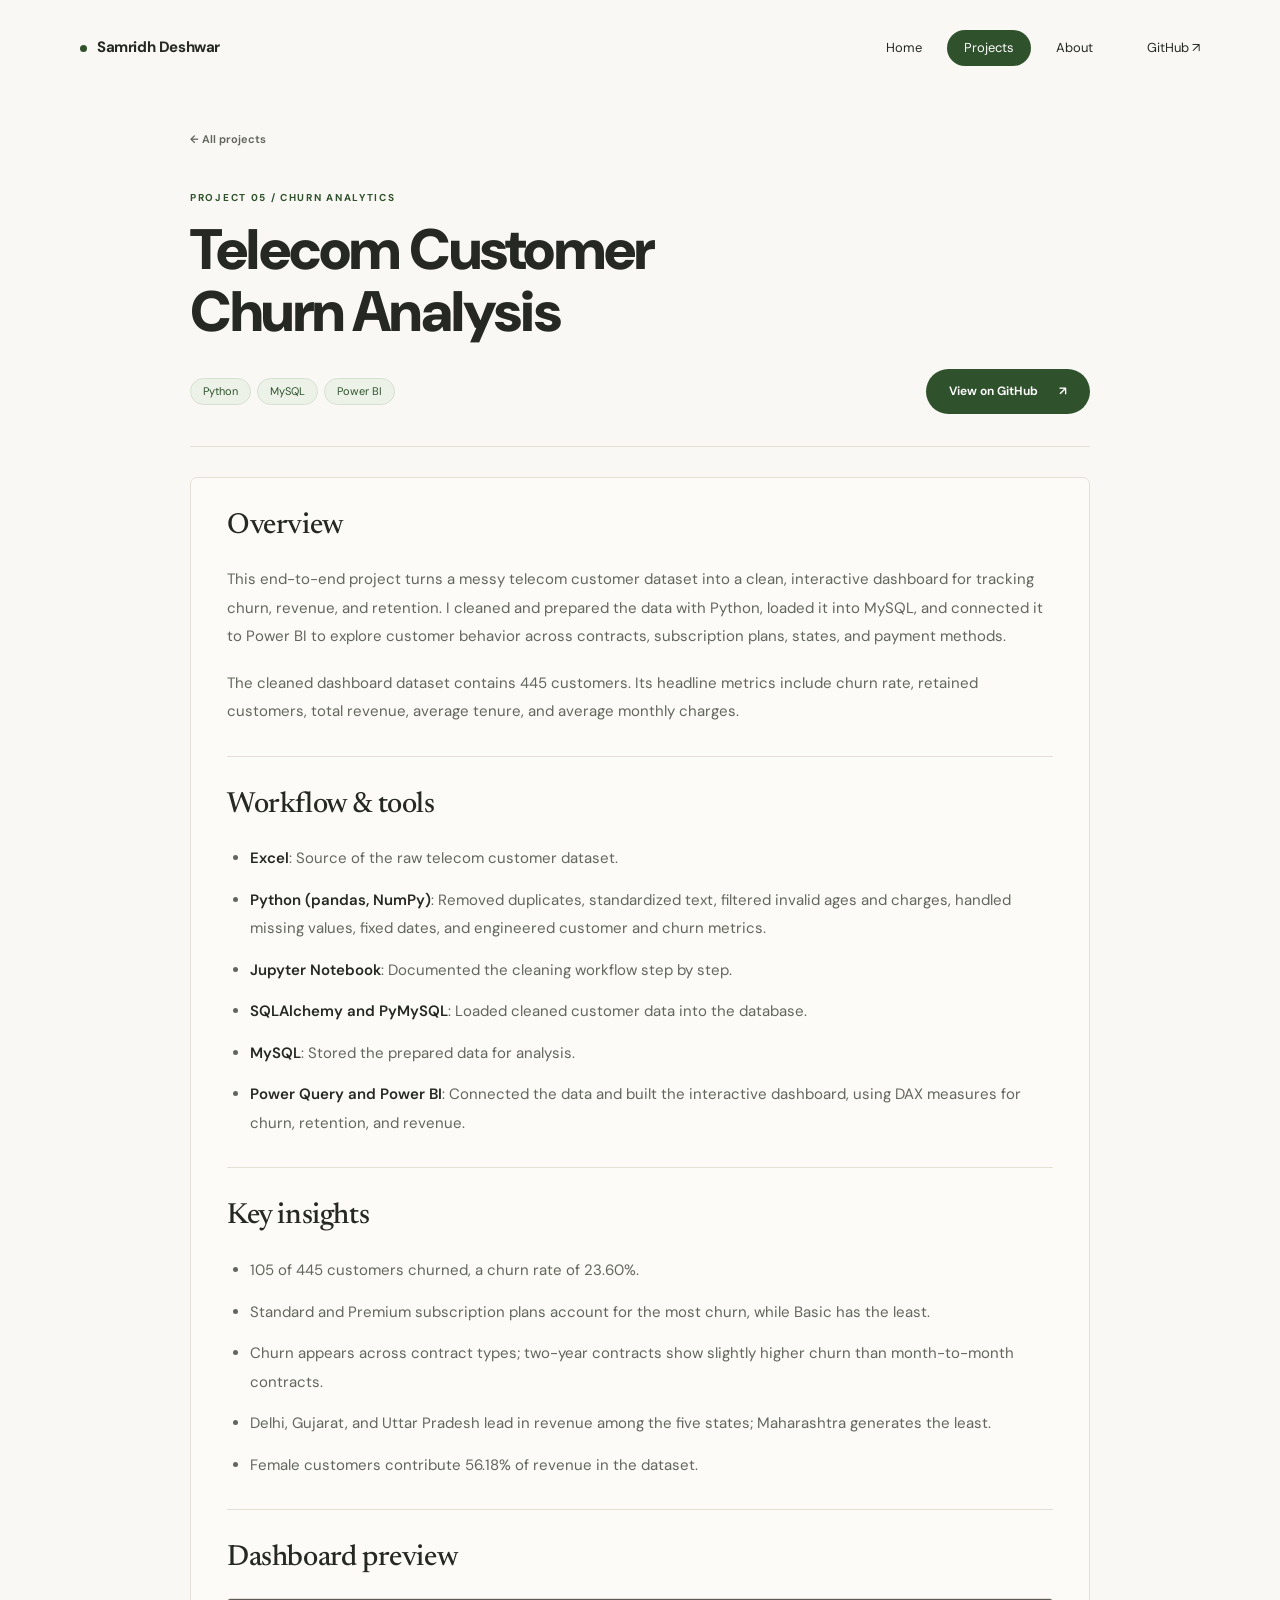
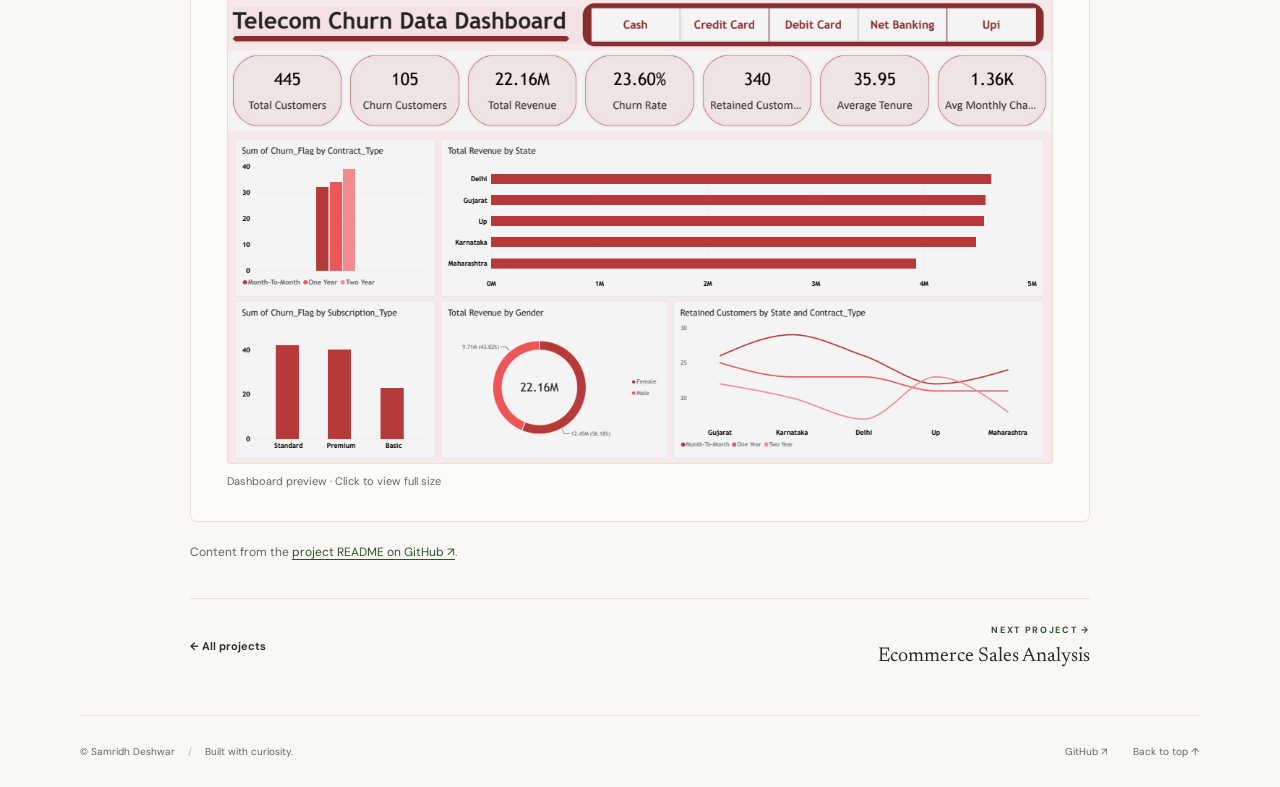
<file: projects/telecom-customer-churn-analysis/index.html>
<!doctype html>
<html lang="en">
<head>
  <meta charset="utf-8">
  <meta name="viewport" content="width=device-width, initial-scale=1">
  <meta name="theme-color" content="#2f522c">
  <meta name="description" content="Telecom Customer Churn Analysis — end-to-end analytics project by Samridh Deshwar. Explore customer churn, revenue, and retention.">
  <title>Telecom Customer Churn Analysis — Samridh Deshwar</title>
  <link rel="icon" href="../../assets/favicon.svg" type="image/svg+xml">
  <link rel="stylesheet" href="../../styles.css">
</head>
<body class="project-detail" id="top">
  <a class="skip-link" href="#main">Skip to content</a>
  <header class="site-header wrap">
    <a class="brand" href="../../"><span class="dot" aria-hidden="true"></span>Samridh Deshwar</a>
    <nav aria-label="Main navigation"><a href="../../">Home</a><a href="../../#projects" aria-current="location">Projects</a><a href="../../#about">About</a><a class="nav-github" href="https://github.com/samridhdeshwar01-hue">GitHub ↗</a></nav>
  </header>
  <main class="detail-wrap wrap" id="main">
    <a class="text-link back-link" href="../../#projects">← All projects</a>
    <article>
      <header class="detail-header">
        <p class="eyebrow">Project 05 / Churn analytics</p>
        <h1>Telecom Customer Churn Analysis</h1>
        <div class="detail-actions">
          <div class="tags" aria-label="Project tools"><span>Python</span><span>MySQL</span><span>Power BI</span></div>
          <a class="button" href="https://github.com/samridhdeshwar01-hue/Telecom-Customer-Churn-Analysis">View on GitHub <span aria-hidden="true">↗</span></a>
        </div>
      </header>
      <div class="detail-content">
        <section class="detail-section" aria-labelledby="overview">
          <h2 id="overview">Overview</h2>
          <p>This end-to-end project turns a messy telecom customer dataset into a clean, interactive dashboard for tracking churn, revenue, and retention. I cleaned and prepared the data with Python, loaded it into MySQL, and connected it to Power BI to explore customer behavior across contracts, subscription plans, states, and payment methods.</p>
          <p>The cleaned dashboard dataset contains 445 customers. Its headline metrics include churn rate, retained customers, total revenue, average tenure, and average monthly charges.</p>
        </section>
        <section class="detail-section" aria-labelledby="workflow">
          <h2 id="workflow">Workflow &amp; tools</h2>
          <ul class="tool-details">
            <li><strong>Excel</strong>: Source of the raw telecom customer dataset.</li>
            <li><strong>Python (pandas, NumPy)</strong>: Removed duplicates, standardized text, filtered invalid ages and charges, handled missing values, fixed dates, and engineered customer and churn metrics.</li>
            <li><strong>Jupyter Notebook</strong>: Documented the cleaning workflow step by step.</li>
            <li><strong>SQLAlchemy and PyMySQL</strong>: Loaded cleaned customer data into the database.</li>
            <li><strong>MySQL</strong>: Stored the prepared data for analysis.</li>
            <li><strong>Power Query and Power BI</strong>: Connected the data and built the interactive dashboard, using DAX measures for churn, retention, and revenue.</li>
          </ul>
        </section>
        <section class="detail-section" aria-labelledby="key-insights">
          <h2 id="key-insights">Key insights</h2>
          <ul>
            <li>105 of 445 customers churned, a churn rate of 23.60%.</li>
            <li>Standard and Premium subscription plans account for the most churn, while Basic has the least.</li>
            <li>Churn appears across contract types; two-year contracts show slightly higher churn than month-to-month contracts.</li>
            <li>Delhi, Gujarat, and Uttar Pradesh lead in revenue among the five states; Maharashtra generates the least.</li>
            <li>Female customers contribute 56.18% of revenue in the dataset.</li>
          </ul>
        </section>
        <section class="detail-section dashboard-gallery" aria-labelledby="dashboard-preview">
          <h2 id="dashboard-preview">Dashboard preview</h2>
          <figure>
            <a href="../../assets/telecom-churn.png" aria-label="Open full-size telecom churn dashboard">
              <img src="../../assets/telecom-churn.png" alt="Power BI dashboard showing telecom churn, customer retention, revenue, and customer segments" loading="lazy">
            </a>
            <figcaption>Dashboard preview · Click to view full size</figcaption>
          </figure>
        </section>
      </div>
      <p class="readme-source">Content from the <a href="https://github.com/samridhdeshwar01-hue/Telecom-Customer-Churn-Analysis/blob/main/README.md">project README on GitHub ↗</a>.</p>
    </article>
    <nav class="project-pagination" aria-label="Project navigation"><a class="text-link" href="../../#projects">← All projects</a><a href="../ecommerce-sales-analysis/"><span class="eyebrow">Next project →</span><span>Ecommerce Sales Analysis</span></a></nav>
  </main>
  <footer class="site-footer wrap"><p>© Samridh Deshwar <span class="footer-divider">/</span> Built with curiosity.</p><div><a href="https://github.com/samridhdeshwar01-hue">GitHub ↗</a><a href="#top">Back to top ↑</a></div></footer>
</body>
</html>
</file>
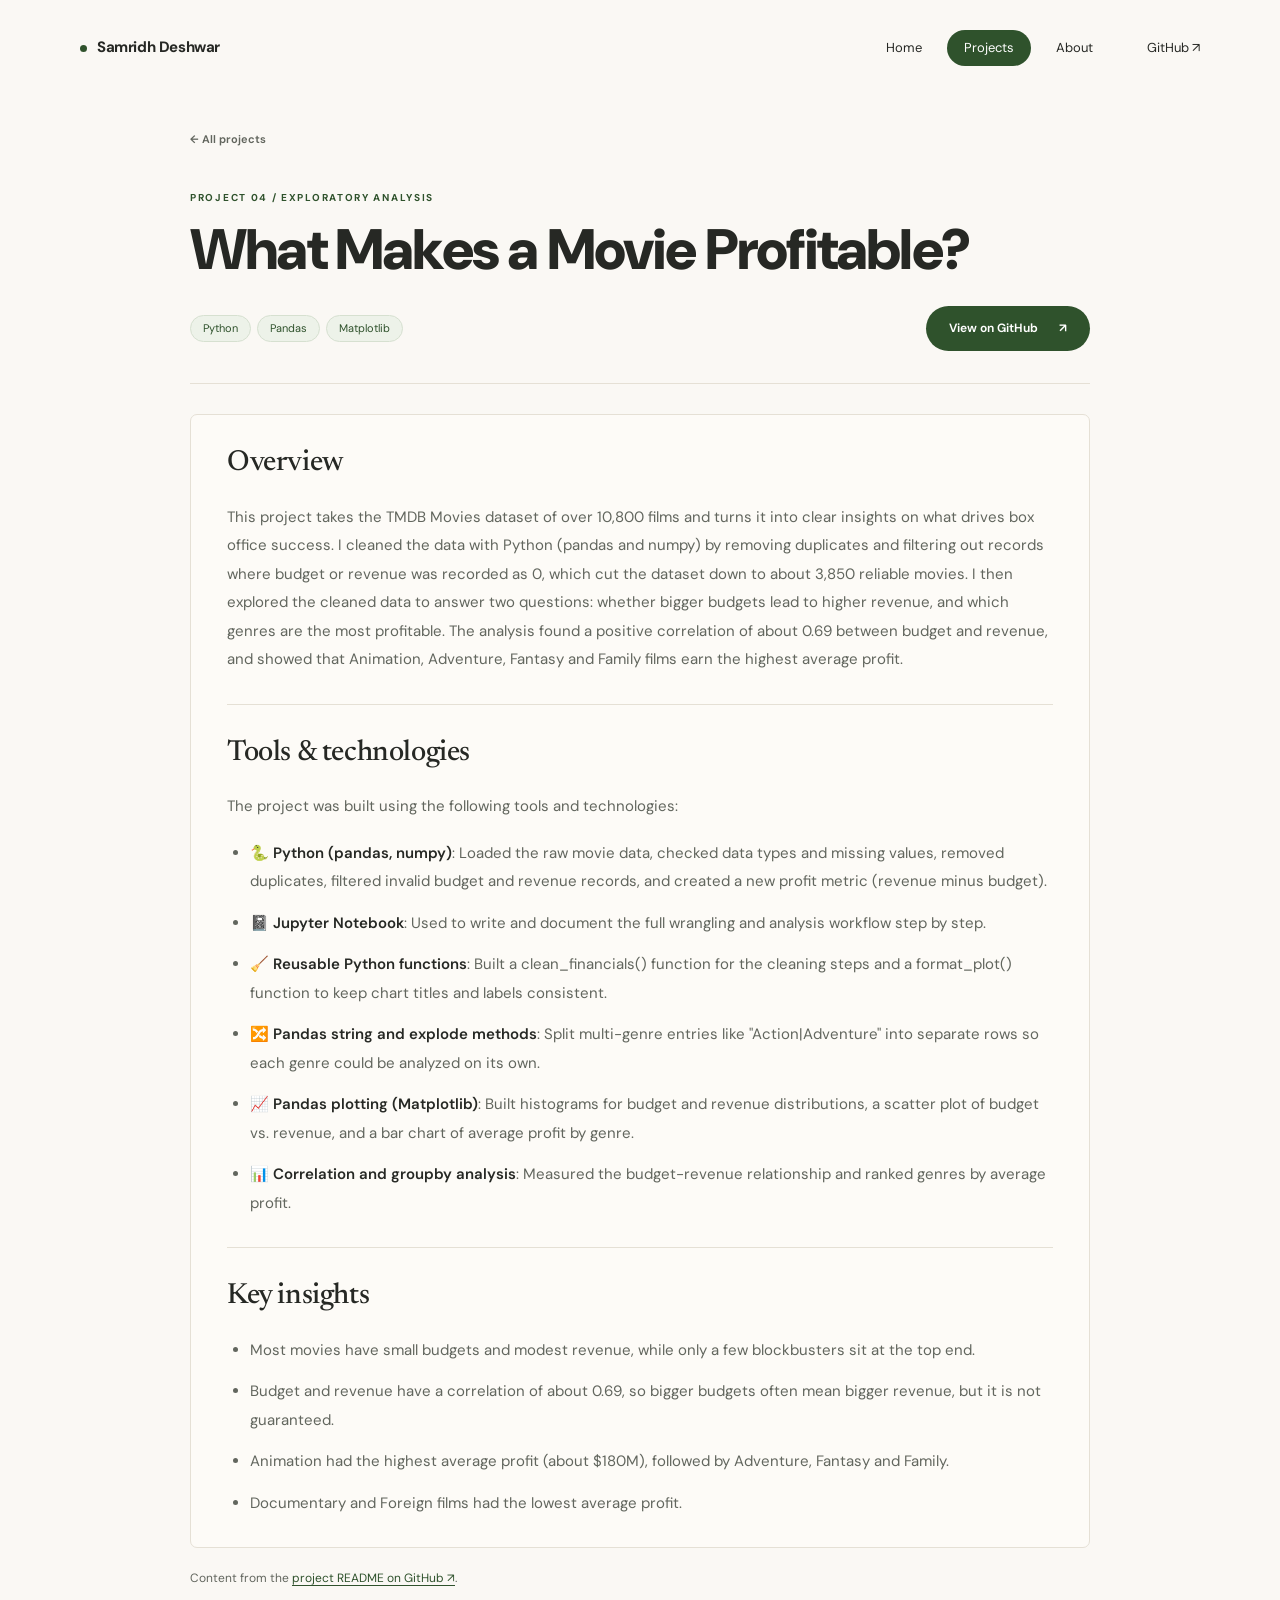
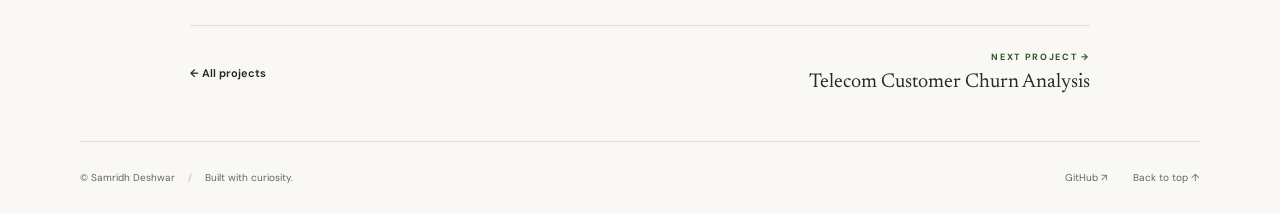
<file: projects/tmdb-movie-analysis/index.html>
<!doctype html>
<html lang="en">
<head>
  <meta charset="utf-8">
  <meta name="viewport" content="width=device-width, initial-scale=1">
  <meta name="theme-color" content="#2f522c">
  <meta name="description" content="What Makes a Movie Profitable? — exploratory analysis project by Samridh Deshwar. Explore the overview, tools, and analysis from the project README.">
  <title>What Makes a Movie Profitable? — Samridh Deshwar</title>
  <link rel="icon" href="../../assets/favicon.svg" type="image/svg+xml">
  <link rel="stylesheet" href="../../styles.css">
</head>
<body class="project-detail" id="top">
  <a class="skip-link" href="#main">Skip to content</a>
  <header class="site-header wrap">
    <a class="brand" href="../../"><span class="dot" aria-hidden="true"></span>Samridh Deshwar</a>
    <nav aria-label="Main navigation"><a href="../../">Home</a><a href="../../#projects" aria-current="location">Projects</a><a href="../../#about">About</a><a class="nav-github" href="https://github.com/samridhdeshwar01-hue">GitHub ↗</a></nav>
  </header>
  <main class="detail-wrap wrap" id="main">
    <a class="text-link back-link" href="../../#projects">← All projects</a>
    <article>
      <header class="detail-header">
        <p class="eyebrow">Project 04 / Exploratory analysis</p>
        <h1>What Makes a Movie Profitable?</h1>
        <div class="detail-actions"><div class="tags" aria-label="Project tools"><span>Python</span><span>Pandas</span><span>Matplotlib</span></div><a class="button" href="https://github.com/samridhdeshwar01-hue/tmdb_movies_dataset_python_analysis">View on GitHub <span aria-hidden="true">↗</span></a></div>
      </header>
      <div class="detail-content">
        <section class="detail-section" aria-labelledby="overview"><h2 id="overview">Overview</h2><p>This project takes the TMDB Movies dataset of over 10,800 films and turns it into clear insights on what drives box office success. I cleaned the data with Python (pandas and numpy) by removing duplicates and filtering out records where budget or revenue was recorded as 0, which cut the dataset down to about 3,850 reliable movies. I then explored the cleaned data to answer two questions: whether bigger budgets lead to higher revenue, and which genres are the most profitable. The analysis found a positive correlation of about 0.69 between budget and revenue, and showed that Animation, Adventure, Fantasy and Family films earn the highest average profit.</p>
</section>
<section class="detail-section" aria-labelledby="tech-stack"><h2 id="tech-stack">Tools & technologies</h2><p>The project was built using the following tools and technologies:</p>
<ul class="tool-details"><li><strong>🐍 Python (pandas, numpy)</strong>: Loaded the raw movie data, checked data types and missing values, removed duplicates, filtered invalid budget and revenue records, and created a new profit metric (revenue minus budget).</li><li><strong>📓 Jupyter Notebook</strong>: Used to write and document the full wrangling and analysis workflow step by step.</li><li><strong>🧹 Reusable Python functions</strong>: Built a clean_financials() function for the cleaning steps and a format_plot() function to keep chart titles and labels consistent.</li><li><strong>🔀 Pandas string and explode methods</strong>: Split multi-genre entries like &quot;Action|Adventure&quot; into separate rows so each genre could be analyzed on its own.</li><li><strong>📈 Pandas plotting (Matplotlib)</strong>: Built histograms for budget and revenue distributions, a scatter plot of budget vs. revenue, and a bar chart of average profit by genre.</li><li><strong>📊 Correlation and groupby analysis</strong>: Measured the budget-revenue relationship and ranked genres by average profit.</li></ul></section>
<section class="detail-section" aria-labelledby="key-insights"><h2 id="key-insights">Key insights</h2><ul><li>Most movies have small budgets and modest revenue, while only a few blockbusters sit at the top end.</li><li>Budget and revenue have a correlation of about 0.69, so bigger budgets often mean bigger revenue, but it is not guaranteed.</li><li>Animation had the highest average profit (about $180M), followed by Adventure, Fantasy and Family.</li><li>Documentary and Foreign films had the lowest average profit.</li></ul></section>
        
      </div>
      <p class="readme-source">Content from the <a href="https://github.com/samridhdeshwar01-hue/tmdb_movies_dataset_python_analysis/blob/main/README.md">project README on GitHub ↗</a>.</p>
    </article>
    <nav class="project-pagination" aria-label="Project navigation"><a class="text-link" href="../../#projects">← All projects</a><a href="../telecom-customer-churn-analysis/"><span class="eyebrow">Next project →</span><span>Telecom Customer Churn Analysis</span></a></nav>
  </main>
  <footer class="site-footer wrap"><p>© Samridh Deshwar <span class="footer-divider">/</span> Built with curiosity.</p><div><a href="https://github.com/samridhdeshwar01-hue">GitHub ↗</a><a href="#top">Back to top ↑</a></div></footer>
</body>
</html>
</file>
<file: styles.css>
@import url('https://fonts.googleapis.com/css2?family=Caveat:wght@500;600&family=DM+Sans:wght@400;500;600;650;700;750;800;900&family=Newsreader:ital,opsz,wght@0,6..72,400;0,6..72,500;1,6..72,400&display=swap');

:root {
  --paper: #faf8f4;
  --ink: #262824;
  --muted: #62665e;
  --green: #2f522c;
  --line: #e5e0d5;
  --sans: 'DM Sans', sans-serif;
  --serif: 'Newsreader', Georgia, serif;
}
* { box-sizing: border-box; }
html { scroll-behavior: smooth; scroll-padding-top: 30px; }
body {
  margin: 0;
  color: var(--ink);
  background-color: var(--paper);
  background-image: radial-gradient(#dcd6c9 .65px, transparent .65px);
  background-size: 24px 24px;
  font: 15px/1.7 var(--sans);
}
a { color: inherit; text-decoration: none; -webkit-tap-highlight-color: transparent; }
a:focus-visible { outline: 3px solid var(--green); outline-offset: 6px; }
::selection { color: var(--green); background: #dce7d7; }
.wrap { width: min(1120px, calc(100% - 96px)); margin-inline: auto; }
.dot { display: inline-block; width: 7px; height: 7px; flex-shrink: 0; background: var(--green); border-radius: 50%; }
.site-header { display: flex; align-items: center; justify-content: space-between; padding-block: 30px; gap: 24px; }
.brand { display: flex; align-items: center; gap: 10px; font-size: 15px; font-weight: 750; letter-spacing: -.4px; }
.site-header nav { display: flex; align-items: center; gap: 8px; font-size: 13px; }
.site-header nav a { padding: 7px 17px; border-radius: 30px; transition: background .2s, color .2s; }
.site-header nav a:first-child { background: var(--green); color: white; }
.site-header nav a:hover { background: #e9eddf; color: var(--green); }
.site-header nav .nav-github { padding-right: 0; margin-left: 12px; }
.hero { display: grid; grid-template-columns: 340px 1fr; gap: 68px; align-items: center; padding-block: 55px 83px; max-width: 1040px; }
.portrait-block { position: relative; padding: 12px 0 30px; }
.polaroid { position: relative; background: transparent; padding: 0; transform: rotate(-4deg); margin: 0; transition: transform .25s; }
.polaroid:hover { transform: rotate(-1deg); }
.polaroid img { display: block; width: 100%; height: auto; aspect-ratio: 1; object-fit: cover; background: #eeedf0; border: 10px solid white; border-radius: 43% 57% 49% 51% / 38% 42% 58% 62%; box-shadow: 0 8px 26px #30271c20, 0 1px 4px #30271c12; }
.polaroid figcaption { text-align: center; font-family: var(--serif); font-style: italic; font-size: 17px; padding-block: 12px 14px; color: var(--muted); }
.tape { position: absolute; z-index: 1; left: 50%; top: -10px; width: 78px; height: 24px; background: #e8ddc6b8; transform: translateX(-50%) rotate(-4deg); box-shadow: 0 1px 2px #30271c08; }
.handwritten { font-family: 'Caveat', cursive; font-size: 24px; font-weight: 500; color: var(--green); }
.portrait-note { display: block; position: absolute; bottom: -13px; left: 63px; transform: rotate(-6deg); white-space: nowrap; }
.eyebrow { text-transform: uppercase; letter-spacing: 1.7px; font-size: 10px; font-weight: 700; color: var(--green); margin: 0 0 13px; }
.hero .eyebrow { display: flex; gap: 9px; align-items: center; }
h1 { font-size: clamp(42px, 5.1vw, 65px); line-height: 1.02; letter-spacing: -3px; font-weight: 900; margin: 0 0 20px; }
.green { color: var(--green); }
.intro { font-family: var(--serif); font-size: 25px; line-height: 1.35; margin: 0 0 13px; }
.intro em { color: var(--green); }
.hero-description { max-width: 465px; color: var(--muted); font-size: 14px; margin: 0; line-height: 1.8; }
.hero-tagline { font-family: var(--serif); font-size: 21px; line-height: 1.5; color: var(--ink); }
.hero-actions { display: flex; gap: 26px; align-items: center; margin-top: 26px; }
.button { display: inline-flex; align-items: center; gap: 21px; padding: 12px 23px; border-radius: 30px; background: var(--green); color: white; font-weight: 650; font-size: 12px; transition: background .2s, transform .2s; }
.button:hover { background: #203e1e; transform: translateY(-2px); }
.text-link { font-weight: 650; font-size: 11px; display: inline-flex; align-items: center; gap: 12px; }
.text-link:hover { color: var(--green); text-decoration: underline; text-underline-offset: 5px; }
.resume-download { display: inline-flex; align-items: center; gap: 12px; margin-top: 21px; padding: 10px 14px 10px 10px; border: 1px solid #dfe5d8; border-radius: 14px; background: #fffdf9d9; box-shadow: 0 4px 14px #30271c0a; transition: border-color .2s, box-shadow .2s, transform .2s; }
.resume-download:hover { border-color: #b7c8ad; box-shadow: 0 7px 20px #30271c12; transform: translateY(-2px); }
.resume-download:focus-visible { outline: 3px solid var(--green); outline-offset: 4px; }
.resume-icon { display: grid; width: 38px; height: 38px; place-items: center; border-radius: 11px; background: #edf2e9; color: var(--green); }
.resume-icon svg { width: 21px; height: 21px; }
.resume-copy { display: grid; gap: 1px; line-height: 1.4; }
.resume-copy strong { font-size: 12px; font-weight: 700; }
.resume-copy small { color: var(--muted); font-size: 10px; }
.resume-arrow { margin-left: 8px; color: var(--green); font-size: 14px; }
.tool-strip { border-block: 1px solid #dfe6d9; background: linear-gradient(110deg, #eaf0e6 0%, #f3f5ed 55%, #e5ecdf 100%); padding-block: 37px 42px; }
.tool-panel { max-width: 1000px; }
.skills-marquee { overflow: hidden; margin: -37px calc((100vw - 100%) / -2) 28px; padding-block: 12px; border-bottom: 1px solid #d7e1d1; background: #e2eadc; }
.skills-track { display: flex; width: max-content; animation: skills-marquee-scroll 38s linear infinite; }
.skills-marquee:hover .skills-track { animation-play-state: paused; }
.skills-group { display: flex; flex: none; align-items: center; gap: 30px; margin: 0; padding: 0 15px; list-style: none; }
.skills-group li { display: flex; align-items: center; gap: 30px; color: var(--green); font-size: 11px; font-weight: 650; letter-spacing: .2px; white-space: nowrap; }
.skills-group li::after { width: 5px; height: 5px; border-radius: 50%; background: #a4af96; content: ""; }
@keyframes skills-marquee-scroll {
  to { transform: translateX(-50%); }
}
.tool-heading { display: flex; align-items: baseline; justify-content: space-between; gap: 20px; margin-bottom: 20px; }
.tool-heading .eyebrow { margin: 0; font-size: 9px; }
.tool-heading h2 { font-family: var(--serif); font-size: 25px; font-weight: 400; letter-spacing: -.5px; }
.tool-list { display: grid; grid-template-columns: repeat(5, minmax(0, 1fr)); gap: 12px; margin: 0; padding: 0; list-style: none; }
.tool-card { display: grid; align-content: center; gap: 3px; min-height: 72px; padding: 12px 14px; border: 1px solid #dfe6d9; border-top: 3px solid var(--green); border-radius: 12px; background: #fffdf9e8; box-shadow: 0 3px 12px #30271c08; transition: transform .2s, box-shadow .2s, border-color .2s; }
.tool-card:hover { transform: translateY(-3px); border-color: #cbd6c3; box-shadow: 0 8px 18px #30271c10; }
.tool-name { font-size: 12px; font-weight: 700; line-height: 1.3; }
.tool-use { overflow: hidden; color: var(--muted); font-size: 9px; line-height: 1.3; text-overflow: ellipsis; white-space: nowrap; }
.projects { padding-block: 67px 45px; }
.section-heading { display: flex; align-items: center; justify-content: space-between; border-bottom: 1px solid var(--line); padding-bottom: 24px; margin-bottom: 38px; gap: 24px; }
.section-heading .eyebrow { font-size: 9px; margin-bottom: 5px; }
h2 { font-size: 26px; line-height: 1.3; letter-spacing: -1px; margin: 0; font-weight: 750; }
.squiggle { display: block; font-size: 27px; line-height: .5; letter-spacing: -5px; color: var(--green); margin-top: 11px; }
.section-heading > .text-link { align-self: flex-end; }
.project-grid { display: grid; grid-template-columns: 1fr 1fr; gap: 35px 30px; }
.project-card { min-width: 0; background: #fffdf9; border: 1px solid #e8e2d6; border-top: 3px solid #dce5d5; border-radius: 7px; box-shadow: 0 4px 14px #3a302308; padding: 0; transition: border-color .25s, box-shadow .25s, transform .25s; }
.project-card:hover { border-top-color: var(--green); box-shadow: 0 8px 24px #3a302314; transform: translateY(-3px); }
.project-preview { position: relative; display: flex; align-items: center; justify-content: center; aspect-ratio: 1.75; padding: 25px 22px; background: #eaf0eb; border-radius: 3px; margin-top: 6px; }
.project-preview .tape { width: 58px; height: 19px; top: -12px; }
.project-preview img { display: block; width: 100%; height: 100%; object-fit: contain; box-shadow: 0 4px 10px #28251d1c; transition: transform .3s; }
.project-preview:hover img { transform: scale(1.025); }
.preview-decathlon { background: #edf0f3; }
.preview-redbull { background: #f1e7e3; }
.preview-movies { background: #e9ecdf; }
.preview-telecom { background: #e6edf0; }
.preview-link { position: absolute; right: 11px; bottom: 10px; background: #fffdf9f2; border: 1px solid var(--line); border-radius: 20px; padding: 4px 11px; font-size: 10px; font-weight: 650; box-shadow: 0 2px 4px #00000008; }
.project-info { padding: 19px 13px 16px; }
.project-meta { display: flex; justify-content: space-between; gap: 10px; font-size: 9px; color: var(--green); letter-spacing: .6px; text-transform: uppercase; font-weight: 650; }
.project-meta span + span { color: var(--muted); letter-spacing: 0; text-align: right; }
h3 { font-family: var(--serif); font-weight: 500; font-size: 23px; line-height: 1.25; letter-spacing: -.4px; margin: 10px 0; }
.project-title { display: flex; align-items: flex-start; justify-content: space-between; gap: 12px; }
.project-title > span { font-family: var(--sans); font-size: 18px; color: var(--green); }
.project-card-link:hover .project-title { color: var(--green); }
.project-info p { color: var(--muted); font-size: 12px; line-height: 1.9; margin: 0 0 17px; }
.tags { display: flex; flex-wrap: wrap; gap: 6px; }
.tags span { border: 1px solid #d6e0d0; background: #edf2e9; color: var(--green); border-radius: 20px; font-size: 9px; padding: 2px 9px; }
.notebook { width: 100%; max-width: 390px; box-shadow: 0 4px 14px #30271c12; border: 1px solid #d9ddcf; background: #fafbf5; border-radius: 5px; overflow: hidden; transform: rotate(-1deg); }
.notebook-top { border-bottom: 1px solid #e2e4d8; padding: 7px 12px; font-family: monospace; font-size: 9px; color: var(--muted); background: #f2f4e9; }
.notebook-dots { color: #adb89d; margin-right: 14px; font-size: 8px; letter-spacing: 2px; }
.notebook-body { padding: 17px 21px; }
.code-comment { display: block; font-family: monospace; color: #59674f; font-size: 10px; margin-bottom: 10px; }
.notebook code { font-size: 11px; line-height: 1.8; color: #384136; }
.notebook code span { color: #8b6c43; }
.notebook-result { display: flex; gap: 15px; align-items: center; border-top: 1px dashed #d4dac8; margin-top: 14px; padding-top: 12px; color: #66725d; font-size: 9px; line-height: 1.7; }
.result-number { font-family: var(--serif); font-size: 34px; color: var(--green); white-space: nowrap; }
.projects-note { text-align: center; margin: 30px 0 0; font-size: 23px; transform: rotate(-2deg); }
.about-section { background: linear-gradient(110deg, #f1f4ec 0%, #fffefa 42%, #f1f4ec 100%); border-block: 1px solid #dfe6d9; padding-block: 66px; }
.about-grid { display: grid; grid-template-columns: 1fr 1.4fr; gap: 100px; max-width: 1000px; }
.about-grid h2 { font-family: var(--serif); font-weight: 400; letter-spacing: -.6px; font-size: 38px; line-height: 1.2; }
.about-grid h2 em { color: var(--green); }
.location { display: flex; align-items: center; gap: 9px; font-size: 11px; color: var(--muted); margin-top: 23px; }
.about-copy p { font-size: 13px; line-height: 1.95; color: var(--muted); margin: 0 0 16px; }
.about-copy .about-lead { color: var(--green); font-family: var(--serif); font-size: 22px; line-height: 1.35; }
.about-copy .text-link { margin-top: 5px; }
.contact-section { padding-block: 66px 72px; background: linear-gradient(125deg, #e7eee2 0%, #f4f6f0 58%, #eaf0e5 100%); border-bottom: 1px solid #dfe6d9; }
.contact-content { display: grid; grid-template-columns: .9fr 1.1fr; align-items: center; gap: 70px; max-width: 1000px; }
.contact-intro .eyebrow { margin-bottom: 10px; }
.contact-intro h2 { font-family: var(--serif); font-size: 38px; font-weight: 400; letter-spacing: -.7px; line-height: 1.2; }
.contact-intro h2 em { color: var(--green); }
.contact-intro > p:last-child { max-width: 330px; margin: 13px 0 0; color: var(--muted); font-size: 13px; }
.contact-links { display: grid; gap: 10px; }
.contact-card { display: flex; align-items: center; gap: 13px; min-width: 0; padding: 12px 15px; border: 1px solid #d9e3d3; border-radius: 12px; background: #fffdf9e8; box-shadow: 0 3px 12px #30271c08; transition: transform .2s, border-color .2s, box-shadow .2s; }
.contact-card:hover { transform: translateX(4px); border-color: #cbd6c3; box-shadow: 0 7px 18px #30271c10; }
.contact-card:focus-visible { outline: 3px solid var(--green); outline-offset: 3px; }
.contact-icon { display: grid; width: 38px; height: 38px; flex: 0 0 auto; place-items: center; border-radius: 11px; background: #e1eadb; color: var(--green); font-size: 10px; font-weight: 750; }
.contact-card:nth-child(2) .contact-icon, .contact-card:nth-child(3) .contact-icon { background: #e1eadb; color: var(--green); }
.contact-detail { display: grid; min-width: 0; gap: 1px; line-height: 1.4; }
.contact-detail small { color: var(--muted); font-size: 10px; }
.contact-detail strong { overflow-wrap: anywhere; font-size: 12px; font-weight: 700; }
.contact-arrow { margin-left: auto; color: var(--green); }
.site-footer { display: flex; justify-content: space-between; gap: 20px; padding-block: 27px; color: var(--muted); font-size: 10px; }
.site-footer p { margin: 0; }
.footer-divider { padding-inline: 10px; color: #b6b7ac; }
.site-footer > div { display: flex; gap: 26px; }
.site-footer a:hover { color: var(--green); }
.skip-link { position: absolute; top: -70px; left: 15px; z-index: 10; background: var(--green); color: white; padding: 10px 18px; }
.skip-link:focus { top: 10px; }

@media (min-width: 1400px) {
  .hero { padding-block: 75px 100px; }
}
@media (max-width: 900px) {
  .wrap { width: calc(100% - 56px); }
  .hero { grid-template-columns: 260px 1fr; gap: 45px; padding-block: 45px 70px; }
  h1 { font-size: 49px; }
  .intro { font-size: 22px; }
  .hero-actions { gap: 16px; }
  .button { padding: 11px 17px; gap: 12px; }
  .tool-list { grid-template-columns: repeat(3, minmax(0, 1fr)); }
  .tool-heading h2 { font-size: 23px; }
  .project-preview { padding: 20px 14px; }
  .project-meta { font-size: 8px; letter-spacing: .2px; }
  .project-info { padding-inline: 7px; }
  h3 { font-size: 21px; }
  .about-grid { gap: 50px; }
  .notebook-body { padding: 12px; }
  .notebook code { font-size: 9px; }
  .result-number { font-size: 27px; }
  .notebook-result { gap: 10px; }
  .notebook-top { font-size: 8px; }
}
@media (max-width: 620px) {
  .wrap { width: calc(100% - 36px); }
  .site-header { padding-block: 23px; gap: 10px; flex-wrap: wrap; }
  .brand { font-size: 14px; }
  .site-header nav { gap: 0; font-size: 11px; }
  .site-header nav a { padding: 5px 10px; }
  .site-header nav .nav-github { display: none; }
  .hero { grid-template-columns: 1fr; gap: 36px; padding-block: 24px 45px; text-align: center; }
  .portrait-block { width: 245px; margin-inline: auto; padding-bottom: 20px; }
  .polaroid img { border-width: 8px; }
  .polaroid figcaption { font-size: 14px; padding-block: 8px; }
  .portrait-note { left: 15px; bottom: -13px; font-size: 21px; }
  .hero .eyebrow { justify-content: center; }
  .resume-download { display: flex; width: fit-content; margin-inline: auto; text-align: left; }
  h1 { font-size: 50px; letter-spacing: -2.3px; margin-bottom: 17px; }
  .intro { font-size: 24px; max-width: 320px; margin-inline: auto; }
  .hero-description { font-size: 13px; max-width: 330px; margin-inline: auto; }
  .hero-actions { justify-content: center; gap: 20px; margin-top: 22px; }
  .tool-strip { padding-block: 30px; }
  .skills-marquee { margin-top: -30px; margin-bottom: 22px; }
  .skills-group { gap: 22px; }
  .skills-group li { gap: 22px; font-size: 10px; }
  .tool-heading { align-items: center; flex-direction: column; gap: 4px; margin-bottom: 16px; text-align: center; }
  .tool-heading .eyebrow { font-size: 8px; }
  .tool-heading h2 { font-size: 22px; }
  .tool-list { grid-template-columns: repeat(2, minmax(0, 1fr)); gap: 9px; }
  .tool-card { min-height: 68px; padding-inline: 10px; }
  .projects { padding-block: 43px 30px; }
  .section-heading { gap: 16px; margin-bottom: 29px; padding-bottom: 23px; }
  .section-heading .eyebrow { font-size: 8px; letter-spacing: 1px; }
  h2 { font-size: 23px; }
  .section-heading > .text-link { font-size: 9px; gap: 5px; white-space: nowrap; }
  .project-grid { grid-template-columns: 1fr; gap: 26px; }
  .project-preview { padding: 23px 18px; }
  .project-meta { font-size: 8px; }
  .project-info { padding: 18px 9px 12px; }
  h3 { font-size: 24px; }
  .project-info p { font-size: 12px; }
  .notebook-body { padding: 17px; }
  .notebook code { font-size: 10px; }
  .notebook-result { gap: 14px; }
  .result-number { font-size: 32px; }
  .projects-note { font-size: 21px; }
  .about-section { padding-block: 42px; }
  .about-grid { grid-template-columns: 1fr; gap: 23px; }
  .about-grid h2 { font-size: 36px; }
  .location { margin-top: 16px; }
  .about-copy p { font-size: 13px; }
  .contact-section { padding-block: 43px; }
  .contact-content { grid-template-columns: 1fr; gap: 23px; text-align: center; }
  .contact-intro h2 { font-size: 32px; }
  .contact-intro > p:last-child { margin-inline: auto; }
  .contact-card { text-align: left; }
  .site-footer { flex-direction: column; align-items: center; gap: 13px; padding-block: 24px; }
  .site-footer > div { gap: 30px; }
}
@media (prefers-reduced-motion: reduce) {
  html { scroll-behavior: auto; }
  *, *::before, *::after { transition: none !important; }
  .skills-track { animation: none; }
}

/* The entire card is one accessible, native link. */
.project-card-link { display: block; height: 100%; padding: 10px; border-radius: 7px; }
.project-card-link:focus-visible { outline-offset: 3px; }
.project-card:focus-within { box-shadow: 0 8px 24px #3a302314; }
.project-card-link:hover .project-preview img { transform: scale(1.025); }

/* Static project pages share the portfolio's paper and typography. */
.project-detail .site-header nav a:first-child { background: transparent; color: var(--ink); }
.project-detail .site-header nav a[aria-current] { background: var(--green); color: white; }
.detail-wrap { max-width: 900px; padding-block: 30px 45px; }
.back-link { margin-bottom: 40px; color: var(--muted); }
.detail-header { border-bottom: 1px solid var(--line); padding-bottom: 32px; }
.detail-header h1 { font-size: clamp(34px, 5vw, 57px); line-height: 1.1; letter-spacing: -1.8px; max-width: 800px; text-wrap: balance; }
.detail-actions { display: flex; justify-content: space-between; align-items: center; gap: 20px; margin-top: 25px; }
.detail-actions .tags span { font-size: 11px; padding: 3px 12px; }
.detail-actions .button { flex-shrink: 0; }
.detail-content { background: #fffdf9b3; padding: 0 36px; margin-top: 30px; border: 1px solid var(--line); border-radius: 7px; }
.detail-section { padding-block: 30px; }
.detail-section + .detail-section { border-top: 1px solid var(--line); }
.detail-section h2 { font-family: var(--serif); font-size: 29px; font-weight: 500; letter-spacing: -.4px; margin-bottom: 20px; }
.detail-section p, .detail-section li { color: var(--muted); font-size: 15px; line-height: 1.9; overflow-wrap: anywhere; }
.detail-section p { margin: 0 0 18px; }
.detail-section p:last-child { margin-bottom: 0; }
.detail-section ul { padding-left: 23px; margin: 0; }
.detail-section li + li { margin-top: 13px; }
.tool-details strong { color: var(--ink); font-weight: 600; }
.dashboard-gallery figure { margin: 0; }
.dashboard-gallery figure + figure { margin-top: 27px; }
.dashboard-gallery figure a { display: block; }
.dashboard-gallery img { display: block; width: 100%; height: auto; border: 1px solid var(--line); border-radius: 3px; }
.dashboard-gallery figcaption { margin-top: 8px; font-size: 11px; color: var(--muted); }
.readme-source { margin-block: 20px 36px; font-size: 12px; color: var(--muted); }
.readme-source a { color: var(--green); text-decoration: underline; text-underline-offset: 3px; }
.project-pagination { display: flex; align-items: center; justify-content: space-between; gap: 24px; padding-top: 25px; border-top: 1px solid var(--line); }
.project-pagination > a:last-child { max-width: 65%; text-align: right; font-family: var(--serif); font-size: 20px; line-height: 1.4; }
.project-pagination .eyebrow { display: block; font-family: var(--sans); font-size: 9px; margin-bottom: 5px; }
.project-pagination > a:hover { color: var(--green); }
.project-detail .site-footer { border-top: 1px solid var(--line); }
@media (max-width: 620px) {
  .detail-wrap { padding-top: 12px; }
  .back-link { margin-bottom: 28px; }
  .detail-header h1 { font-size: 38px; letter-spacing: -1px; }
  .detail-actions { flex-wrap: wrap; }
  .detail-content { padding-inline: 20px; margin-top: 22px; }
  .detail-section { padding-block: 25px; }
  .detail-section h2 { font-size: 27px; }
  .detail-section p, .detail-section li { font-size: 14px; }
  .project-pagination > a:last-child { font-size: 18px; }
}
</file>
